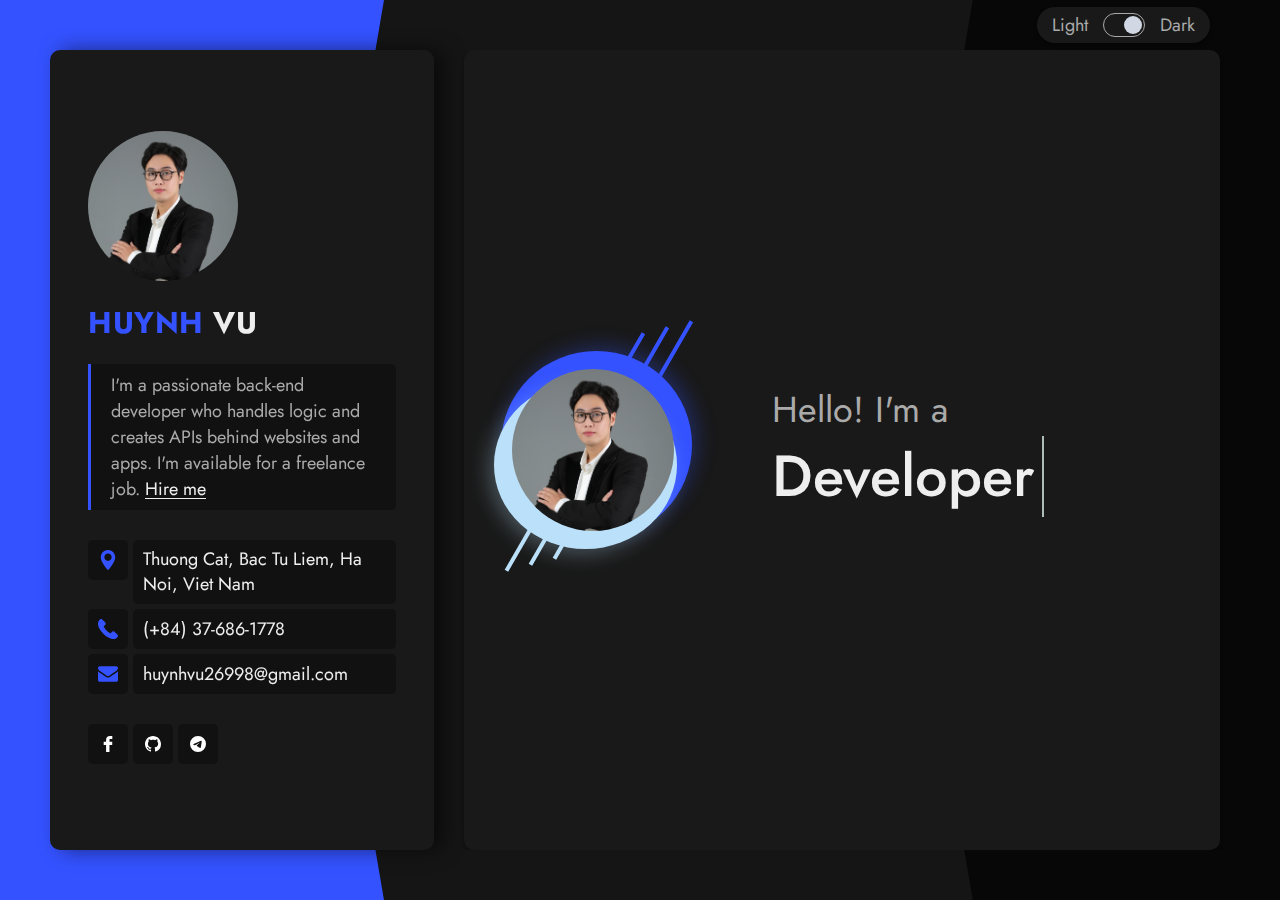
<file: index.html>
<!DOCTYPE html>
<!--[if lt IE 7 ]><html class="ie ie6" lang="en"> <![endif]-->
<!--[if IE 7 ]><html class="ie ie7" lang="en"> <![endif]-->
<!--[if IE 8 ]><html class="ie ie8" lang="en"> <![endif]-->
<!--[if (gte IE 9)|!(IE)]><!--><html lang="en"> <!--<![endif]-->
  

<head>

<meta http-equiv="Content-Type" content="text/html; charset=utf-8" />

<meta name="description" content="Portfolio">
<meta name="author" content="Huynh Vu">

<meta name="viewport" content="width=device-width, initial-scale=1, maximum-scale=1">

<title>Huynh Vu - Backend Developer</title>
<link rel="icon" href="img/favicon/logo-face.png" />

<!-- Google Fonts -->
<link rel="preconnect" href="https://fonts.googleapis.com/" />
<link rel="preconnect" href="https://fonts.gstatic.com/" crossorigin />
<link href="https://fonts.googleapis.com/css2?family=Jost:ital,wght@0,100;0,200;0,300;0,400;0,500;0,600;0,700;0,800;0,900;1,100;1,200;1,300;1,400;1,500;1,600;1,700;1,800;1,900&amp;display=swap" rel="stylesheet" />
<!-- /Google Fonts -->

<!-- Styles -->
<link type="text/css" rel="stylesheet" href="css/base7dd3.css?ver=4" />
<link type="text/css" rel="stylesheet" href="css/magnific7dd3.css?ver=4" />
<link type="text/css" rel="stylesheet" href="css/animated-headlines7dd3.css?ver=4" />
<link type="text/css" rel="stylesheet" href="css/style7dd3.css?ver=4" />
<!--[if lt IE 9]> <script type="text/javascript" src="js/modernizr.custom.js"></script> <![endif]-->
<!-- /Styles -->

</head>

<body>

<div class="deebo_fn_main">
			
			
	<!-- Light/Dark Switcher -->
	<div class="deebo_fn_switcher_wrap">
		<label>
			<span class="light">Light</span>
				<span class="checkbox_wrap">
					<input type="checkbox" id="skin_switcher" checked>
					<span class="slider round"></span>
				</span>
			<span class="dark">Dark</span>
		</label>
	</div>
	<!-- /Light/Dark Switcher -->
	
	
	<!-- Overlay -->
	<div class="right_bar_overlay"></div>
	<!--/ Overlay -->

	<!-- MODALBOX -->
	<div class="deebo_fn_modalbox">
		<a class="extra_closer" href="#"></a>
		<div class="box_inner">
			<a class="closer" href="#"><span></span></a>
			<div class="modal_content">

				<div class="modal_in">
					<!-- Content comes from JS -->
				</div>

				<div class="fn__nav" data-from="" data-index="">
					<a href="#" class="prev">
						<span class="text">Prev</span>
						<span class="arrow_wrapper"><span class="arrow"></span></span>
					</a>
					<a href="#" class="next">
						<span class="text">Next</span>
						<span class="arrow_wrapper"><span class="arrow"></span></span>
					</a>
				</div>
			</div>
		</div>
	</div>
	<!-- /MODALBOX --> 

	<!-- Overlay -->
	<div class="right_bar_overlay"></div>
	<!--/ Overlay -->

	<!-- MODALBOX -->
	<div class="deebo_fn_modalbox">
		<a class="extra_closer" href="#"></a>
		<div class="box_inner">
			<a class="closer" href="#"><span></span></a>
			<div class="modal_content">

				<div class="modal_in">
					<!-- Content comes from JS -->
				</div>

				<div class="fn__nav" data-from="" data-index="">
					<a href="#" class="prev">
						<span class="text">Prev</span>
						<span class="arrow_wrapper"><span class="arrow"></span></span>
					</a>
					<a href="#" class="next">
						<span class="text">Next</span>
						<span class="arrow_wrapper"><span class="arrow"></span></span>
					</a>
				</div>
			</div>
		</div>
	</div>
	<!-- /MODALBOX --> 

	<!-- Modal CV Card -->
	<div class="deebo_fn_cv">

		<!-- CV Inner -->
		<div class="deebo_fn__cv">

			<!-- CV Background -->
			<div class="cv__bg"></div>
			<div class="cv__bg2"></div>
			<!-- /CV Background -->

			<!-- CV Left Side -->
			<div class="cv__header">
				<div class="in">
					<div class="avatar">
						<img src="img/favicon/avatar.jpg" alt="">
					</div>
					<h3><span>Huynh</span> Vu</h3>
					<p class="quote">I'm a passionate back-end developer who handles logic and creates APIs behind websites and apps. I'm available for a freelance job. 
						<a href="https://www.topcv.vn/xem-cv/Uw4EAltRBgNUBQIEVwxSBgYEDl5XXVUBXQZQAg34b3" class="anchor">Hire me</a>
					</p>
					<ul class="contact_info">
						<li>
							<span class="icon"><img src="svg/location.svg" alt="" class="fn__svg"></span>
							<p>Thuong Cat, Bac Tu Liem, Ha Noi, Viet Nam</p>
						</li>
						<li>
							<span class="icon"><img src="svg/call.svg" alt="" class="fn__svg"></span>
							<p>(+84) 37-686-1778</p>
						</li>
						<li>
							<span class="icon"><img src="svg/message.svg" alt="" class="fn__svg"></span>
							<p>huynhvu26998@gmail.com</p>
						</li>
					</ul>
					<ul class="social">
						<!-- <li>
							<a href="#" target="_blank" title="twitter.com">
								<img class="fn__svg" src="svg/twitter.svg" alt="twitter.com" />
							</a>
						</li> -->
						<li>
							<a href="https://www.facebook.com/vuhuynh99" target="_blank" title="facebook.com">
								<img class="fn__svg" src="svg/facebook-logo.svg" alt="facebook.com" />
							</a>
						</li>
						<li>
							<a href="https://github.com/VuHuuHuynh" target="_blank" title="github.com">
								<img class="fn__svg" src="svg/github.svg" alt="github.com" />
							</a>
						</li>
						<li>
							<a href="https://t.me/hyun139" target="_blank" title="telegram.com">
								<img class="fn__svg" src="svg/telegram.svg" alt="telegram.com" />
							</a>
						</li>
						<!-- <li>
							<a href="#" target="_blank" title="youtube.com">
								<img class="fn__svg" src="svg/youtube.svg" alt="youtube.com" />
							</a>
						</li> -->
					</ul>
				</div>
			</div>
			<!-- /CV Left Side -->

			<!-- /CV Content Side -->
			<div class="cv__content">
				
				<section id="hero-header" class="section_header">
					<div class="content">
						<div class="left_hero_header">
							<div class="circle">
								<div class="bg_img" data-bg-img="img/favicon/avatar.jpg"></div>
								<img src="img/thumb/square.jpg" alt="" />
								<div class="circle_holder_blue"><span></span></div>
								<div class="circle_holder_orange"><span></span></div>
								<div class="lines">
									<span></span>
									<span></span>
									<span></span>
								</div>
							</div>
						</div>
						<div class="right_hero_header">
							<div class="my_self">
								<h4>Hello! I'm a</h4>
								<h2>
									<!-- It is animation title. You can change animation variation by changing extra class to one of next classes: zoom, rotate-1, letters type, letters rotate-2, loading-bar, slide, clip, letters rotate-3, letters scale, push. cd-headline class can not be removed.  -->
									<span class="cd-headline clip">
										<span class="cd-words-wrapper">
										  <b class="is-visible">Developer</b>
										  <b>Freelancer</b>
										</span>
									</span>
								</h2>
							</div>
						</div>
					</div>
				</section>


				<!-- CV: Biography Section -->
				<section id="cv_biography">
					<div class="section_title">
						<h3>Biography</h3>
					</div>
					<p>I'm a Back-end Developer and Freelancer with over 3 years of experience. I'm from Ha Noi, Viet Nam. Currently, I'm working with Blockchain, crawling data and processing logic to build products on Blockchain network platform. I like work with new people. New people are new experiences.</p>
					<div class="fn_cs_info_items">
						<ul>
							<li><p>Name: <span>Huynh Vu</span></p></li>
							<li><p>Birthday: <span>September 26, 1999</span></p></li>
							<li><p>Languages: <span>Vietnamese, English</span></p></li>
							<li><p>Age: <span>23 Years</span></p></li>
							<li><p>Nationality: <span>Vietnam</span></p></li>
							<li><p>Adress: <span>Ha Noi, Viet Nam</span></p></li>
							<li><p>Telegram: <span><a href="https://t.me/hyun139">Jam Pie</a></span></p></li>
							<li><p>Phone: <span><a href="tel:+84376861778">(+84) 37 686 1778</a></span></p></li>
							<!-- <li><p>Skype: <span>Adam.M</span></p></li> -->
							<li><p>Email: <span><a href="mailto:huynhvu26998@gmail.com">huynhvu26998@gmail.com</a></span></p></li>
						</ul>
					</div>
				</section>
				<!-- /CV: Biography Section -->


				<!-- CV: Education Section -->
				<!-- <section id="cv_education">
					<div class="section_title">
						<h3>Education</h3>
					</div>
					<div class="fn_cs_boxed_list">
						<ul>
							<li>
								<div class="item">
									<div class="item_top">
										<h5>Frenify University</h5>
										<span>( 2014 — 2017 )</span>
									</div>
									<h3>Computer Science</h3>
									<p>Adipisicing Lorem ipsum dolor sit amet, consectetur elit, sed do eiusmod tempor incididunt ut labore et dolore magna aliqua. </p>
								</div>
							</li>
							<li>
								<div class="item">
									<div class="item_top">
										<h5>Edu University</h5>
										<span>( 2011 — 2014 )</span>
									</div>
									<h3>Master Degree</h3>
									<p>Adipisicing Lorem ipsum dolor sit amet, consectetur elit, sed do eiusmod tempor incididunt ut labore et dolore magna aliqua. </p>
								</div>
							</li>
							<li>
								<div class="item">
									<div class="item_top">
										<h5>Clolumbia College</h5>
										<span>( 2007 — 2011 )</span>
									</div>
									<h3>Bachelor Degree</h3>
									<p>Adipisicing Lorem ipsum dolor sit amet, consectetur elit, sed do eiusmod tempor incididunt ut labore et dolore magna aliqua. </p>
								</div>
							</li>
						</ul>
					</div>
				</section> -->
				<!-- /CV: Education Section -->


				<!-- CV: Experience Section -->
				<section id="cv_experience">
					<div class="section_title">
						<h3>Experience</h3>
					</div>
					<div class="fn_cs_boxed_list">
						<ul>
							<li>
								<div class="item">
									<div class="item_top">
										<h5>Sotatek JSC</h5>
										<span>( 05/2022 — Today )</span>
									</div>
									<h3>Back-end Developer</h3>
									<p>Building and creating projects with blockchain technology. Processing and crawling data from the blockchain network is the main duty.</p>
								</div>
							</li>
							<li>
								<div class="item">
									<div class="item_top">
										<h5>AMELA Technology</h5>
										<span>( 07/2021 — 05/2022 )</span>
									</div>
									<h3>Back-end Developer</h3>
									<p>Developing and building Web Application projects. Working primarily with Japanese clients</p>
								</div>
							</li>
							<li>
								<div class="item">
									<div class="item_top">
										<h5>AgileTech Vietnam</h5>
										<span>( 07/2020 — 07/2021 )</span>
									</div>
									<h3>Back-end Developer</h3>
									<p>Developing and building projects related to Travel, Shopping and Social. Working primarily with EU, NA, Australia clients</p>
								</div>
							</li>
							<li>
								<div class="item">
									<div class="item_top">
										<h5>Student Informatic Club </h5>
										<span>( 01/2019 — 01/2011 )</span>
									</div>
									<h3>Vice Chairman</h3>
									<p>Manage, coordinate and conduct events for the University Club. </p>
								</div>
							</li>
						</ul>
					</div>
				</section>
				<!-- /CV: Experience Section -->


				<!-- CV: Skills Section -->
				<section id="cv_skills">
					<div class="section_title">
						<h3>Professionality</h3>
					</div>
					<div class="fn_cs_progress_bar">
						<div class="progress_item" data-value="90">
							<div class="item_in">
								<h3 class="progress_title">Back-end</h3>
								<span class="progress_percent"></span>
								<div class="progress_bg"></div>
							</div>
							<p class="progress_description"><span class="progress_description_title">Description: </span> Currently working with NodeJS/NestJS, MySQL, PostgreSQL for API development.</p>
						</div>

						<div class="progress_item" data-value="80">
							<div class="item_in">
								<h3 class="progress_title">Blockchain</h3>
								<span class="progress_percent"></span>
								<div class="progress_bg"></div>
							</div>
							<p class="progress_description"><span class="progress_description_title">Description: </span>I have experience working with Smart Contract of Etherium, Solana. Currently, I'm crawling data from Blockchain Networks by Subgraph,...</p>
						</div>

						<div class="progress_item" data-value="70">
							<div class="item_in">
								<h3 class="progress_title">DevOps</h3>
								<span class="progress_percent"></span>
								<div class="progress_bg"></div>
							</div>
							<p class="progress_description"><span class="progress_description_title">Description: </span>I can use Docker, Github Action and Gitlab CI to setup environment, build & deploy project.</p>
						</div>

						<div class="progress_item" data-value="75">
							<div class="item_in">
								<h3 class="progress_title">Others (AWS, Socket, Firebase, Stripe,...)</h3>
								<span class="progress_percent"></span>
								<div class="progress_bg"></div>
							</div>
							<p class="progress_description"><span class="progress_description_title">Description: </span>	I have experience working with AWS, Socket, Firebase, Stripe,...</p>
						</div>

					</div>
				</section>
				<!-- /CV: Skills Section -->


				<!-- CV: Services Section -->
				<!-- <section id="cv_services">
					<div class="section_title">
						<h3>Services</h3>
					</div>
					<p>I help ambitious businesses like yours generate more profits by building awareness, driving web traffic, connecting with customers and growing overall sales.</p>
					<div class="fn_cs_service_list">
						<ul>
							<li>
								<div class="item">
									<div class="item_left">
										<h3>Websites &amp; platforms</h3>
										<p>I build brands through cultural insights &amp; strategic vision. Custom crafted business solutions.</p>
									</div>
									<div class="item_right">
										<p>Starts from</p>
										<h3>$500</h3>
									</div>
								</div>
							</li>
							<li>
								<div class="item">
									<div class="item_left">
										<h3>Mobile applications</h3>
										<p>Custom marketing solutions. Get your business on the next level. We provide worldwide marketing.</p>
									</div>
									<div class="item_right">
										<p>Starts from</p>
										<h3>$450</h3>
									</div>
								</div>
							</li>
							<li>
								<div class="item">
									<div class="item_left">
										<h3>Strategy &amp; branding</h3>
										<p>Design direction for business. Get your business on the next level. We help to create great experiences.</p>
									</div>
									<div class="item_right">
										<p>Starts from</p>
										<h3>$500</h3>
									</div>
								</div>
							</li>
							<li>
								<div class="item">
									<div class="item_left">
										<h3>Design conspect</h3>
										<p>Design direction for business. Get your business on the next level. We help to create great experiences.</p>
									</div>
									<div class="item_right">
										<p>Starts from</p>
										<h3>$450</h3>
									</div>
								</div>
							</li>
						</ul>
					</div>
				</section> -->
				<!-- /CV: Services Section -->
				
				
				<!-- CV: Portfolio Section-->
				<!-- <section id="cv_portfolio"> -->
					<!-- <div class="section_title">
						<h3>Portfolio</h3>
					</div> -->
					
					<!-- Portfolio Shortcode -->
					<!-- <div class="fn_cs_portfolio"> -->
					
						<!-- Portfolio Filter -->
						<!-- <div class="portfolio_filter">
							<ul>
								<li><a href="#" class="current" data-filter="*">All</a></li>
								<li><a href="#" data-filter=".youtube">Youtube</a></li>
								<li><a href="#" data-filter=".vimeo">Vimeo</a></li>
								<li><a href="#" data-filter=".soundcloud">Soundcloud</a></li>
								<li><a href="#" data-filter=".popup">Popup</a></li>
							</ul>
						</div> -->
						<!-- /Portfolio Filter -->
						
						
						<!-- Portfolio List -->
						<!-- <div class="portfolio_list">
							<ul class="gallery_zoom grid">
								<li class="youtube grid-item">
									<div class="inner">
										<div class="entry">
											<a class="popup-youtube" href="https://www.youtube.com/watch?v=7e90gBu4pas">
												<img src="img/thumb/42-56.jpg" alt="" />
												<div class="main" data-bg-img="img/portfolio/1.jpg"></div>
												<div class="mobile_title">
													<h3>Mockup Shape</h3>
													<span>Youtube</span>
												</div>
											</a>
										</div>
									</div>
								</li>
								<li class="vimeo grid-item">
									<div class="inner">
										<div class="entry">
											<a class="popup-vimeo" href="https://vimeo.com/337293658">
												<img src="img/thumb/42-34.jpg" alt="" />
												<div class="main" data-bg-img="img/portfolio/2.jpg"></div>
												<div class="mobile_title">
													<h3>Ave Bottle</h3>
													<span>Vimeo</span>
												</div>
											</a>
										</div>
									</div>
								</li>
								<li class="soundcloud grid-item">
									<div class="inner">
										<div class="entry">
											<a class="soundcloude_link mfp-iframe audio" href="https://w.soundcloud.com/player/?url=https%3A//api.soundcloud.com/tracks/471954807&amp;color=%23ff5500&amp;auto_play=true&amp;hide_related=false&amp;show_comments=true&amp;show_user=true&amp;show_reposts=false&amp;show_teaser=true&amp;visual=true">
												<img src="img/thumb/42-56.jpg" alt="" />
												<div class="main" data-bg-img="img/portfolio/3.jpg"></div>
												<div class="mobile_title">
													<h3>Magic Art</h3>
													<span>Soundcloud</span>
												</div>
											</a>
										</div>
									</div>
								</li>
								<li class="popup grid-item">
									<div class="inner">
										<div class="entry">
											<a class="zoom" href="img/portfolio/5.jpg">
												<img src="img/thumb/42-56.jpg" alt="" />
												<div class="main" data-bg-img="img/portfolio/5.jpg"></div>
												<div class="mobile_title">
													<h3>Blue Lemon</h3>
													<span>Popup</span>
												</div>
											</a>
										</div>
									</div>
								</li>
								<li class="popup grid-item">
									<div class="inner">
										<div class="entry">
											<a class="zoom" href="img/portfolio/4.jpg">
												<img src="img/thumb/42-34.jpg" alt="" />
												<div class="main" data-bg-img="img/portfolio/4.jpg"></div>
												<div class="mobile_title">
													<h3>Art Stone</h3>
													<span>Popup</span>
												</div>
											</a>
										</div>
									</div>
								</li>
								<li class="popup grid-item">
									<div class="inner">
										<div class="entry">
											<a class="zoom" href="img/portfolio/6.jpg">
												<img src="img/thumb/42-34.jpg" alt="" />
												<div class="main" data-bg-img="img/portfolio/6.jpg"></div>
												<div class="mobile_title">
													<h3>Global Evolution</h3>
													<span>Popup</span>
												</div>
											</a>
										</div>
									</div>
								</li>
							</ul>
						</div> -->
						<!-- /Portfolio List -->
						
					<!-- </div> -->
					<!-- /Portfolio Shortcode -->
					
				<!-- </section> -->
				<!-- /CV: Portfolio Section-->

				<!-- CV: Testimonials -->
				<section id="cv_testimonials">
					<div class="section_title">
						<h3>References</h3>
					</div>
					<!-- <p>A testimonial is effectively a review or recommendation from a client, letting other people know how your products or services benefitted them. We respect each client and help everyone with all our might.</p> -->

					<div class="fn_cs_testimonials">
						<ul>
							<li>
								<div class="item">
									<div class="item_left">
										<p>Division Leader of Division 4 at Sotatek JSC</p>
										<p>Email: thanh.du@sotatek.com</p>
									</div>
									<div class="item_right">
										<div class="t_ava">
											<div class="ava_in" data-bg-img="img/testimonials/1.jpg"></div>
										</div>
										<div class="t_name">
											<p>Mr. Bryan Du</p>
										</div>
										<div class="t_rating" data-stars="5">
											<div class="rating_in">
												<div class="rating_active"><img src="svg/five-stars.svg" alt="" class="fn__svg"></div>
												<div class="rating_regular"><img src="svg/five-stars.svg" alt="" class="fn__svg"></div>
											</div>
										</div>
									</div>
								</div>
							</li>
							<li>
								<div class="item">
									<div class="item_left">
										<p>Division Leader of Division Bonne at Amela Technology</p>
										<p>Email: tam.nguyen@amela.vn</p>
									</div>
									<div class="item_right">
										<div class="t_ava">
											<div class="ava_in" data-bg-img="img/testimonials/2.jpg"></div>
										</div>
										<div class="t_name">
											<p>Mr. Tam Nguyen</p>
										</div>
										<div class="t_rating" data-stars="5">
											<div class="rating_in">
												<div class="rating_active"><img src="svg/five-stars.svg" alt="" class="fn__svg"></div>
												<div class="rating_regular"><img src="svg/five-stars.svg" alt="" class="fn__svg"></div>
											</div>
										</div>
									</div>
								</div>
							</li>
						</ul>
					</div>


				</section>
				<!-- /CV: Testimonials -->
				
				
				<!-- CV: Clients Section -->
				<!-- <section id="clients" class="section_clients">
					<div class="section_title">
						<h3>Clients</h3>
					</div>
					<div class="clients_wrapper">
						<ul>
							<li>
								<a href="#">
									<img src="img/clients/1.png" alt="colorlib" />
								</a>
							</li>
							<li>
								<a href="#">
									<img src="img/clients/2.png" alt="envato" />
								</a>
							</li>
							<li>
								<a href="#">
									<img src="img/clients/3.png" alt="pingdom" />
								</a>
							</li>
							<li>
								<a href="#">
									<img src="img/clients/4.png" alt="magento" />
								</a>
							</li>
							<li>
								<a href="#">
									<img src="img/clients/5.png" alt="woocommerce" />
								</a>
							</li>
							<li>
								<a href="#">
									<img src="img/clients/6.png" alt="larevel" />
								</a>
							</li>
							<li>
								<a href="#">
									<img src="img/clients/7.png" alt="angular" />
								</a>
							</li>
							<li>
								<a href="#">
									<img src="img/clients/8.png" alt="google" /> 
								</a>
							</li>
						</ul>
					</div>
				</section> -->
				<!-- /CV: Clients Section -->
				
				
				<!-- CV: News Section -->
				<!-- <section id="tips" class="section_tips">
					<div class="section_title">
						<h3>Latest Articles</h3>
					</div>

					<div class="tips_content">
						<ul class="modal_items" data-from="blog" data-count="5">
							<li>
								<div class="item modal_item" data-index="1">
									<div class="item_left">
										<p>November 18, 2021</p>
										<h5><a href="#">Emotional Slider Animation in After Effects</a></h5>
										<a href="#" class="read_more">Read More</a>
										<div class="fn__hidden">
											<p class="fn__cat">November 18, 2021</p>
											<h3 class="fn__title">Emotional Slider Animation in After Effects</h3>
											<div class="img_holder">
												<img src="img/thumb/square.jpg" alt="">
												<div class="abs_img" data-bg-img="img/blog/1.jpg"></div>
											</div>
											<p class="fn__desc">Sed ornare tellus a odio bibendum, at tristique sapien malesuada. Proin sagittis maximus accumsan. Class aptent taciti sociosqu ad litora torquent per conubia nostra, per inceptos himenaeos. Lorem ipsum dolor sit amet, consectetur adipiscing elit. Quisque gravida quam sit amet elit varius tempor. Pellentesque purus eros, blandit eu mollis vel, commodo eget orci.</p>
											<p class="fn__desc">Quisque dui metus, eleifend at enim ac, imperdiet sagittis dolor. Vestibulum ipsum quam, feugiat non velit sit amet, pulvinar varius nisl. Mauris tristique, ipsum sit amet lacinia congue, mauris magna tempus nibh, in mollis eros enim a tortor. Morbi enim arcu, tristique vitae mi nec, hendrerit pharetra metus. Phasellus id feugiat purus. In vel elit eu lacus ultrices feugiat. Etiam at aliquet mi. Nunc sit amet libero sit amet lectus pellentesque sagittis. Curabitur blandit ante quis erat dapibus viverra.</p>
											<p class="fn__desc">Sed porttitor augue erat, vitae convallis odio viverra id. In nec finibus elit. Nullam ac sodales nunc, vel sagittis elit. Ut condimentum ex ipsum, eu ornare odio aliquam eu. Ut iaculis eros quam, eu bibendum tellus convallis quis. Donec sapien risus, consequat ut magna nec, interdum porta nisl. Vivamus pulvinar hendrerit finibus.</p>
										</div>
									</div>
									<div class="item_right">
										<div class="abs_img" data-bg-img="img/blog/1.jpg"></div>
									</div>
								</div>
							</li>
							<li>
								<div class="item modal_item" data-index="2">
									<div class="item_left">
										<p>September 15, 2021</p>
										<h5><a href="#">Principle Tutorial &amp; Onboarding Flow Animation</a></h5>
										<a href="#" class="read_more">Read More</a>
										<div class="fn__hidden">
											<p class="fn__cat">September 15, 2021</p>
											<h3 class="fn__title">Principle Tutorial &amp; Onboarding Flow Animation</h3>
											<div class="img_holder">
												<img src="img/thumb/square.jpg" alt="">
												<div class="abs_img" data-bg-img="img/blog/2.jpg"></div>
											</div>
											<p class="fn__desc">Sed ornare tellus a odio bibendum, at tristique sapien malesuada. Proin sagittis maximus accumsan. Class aptent taciti sociosqu ad litora torquent per conubia nostra, per inceptos himenaeos. Lorem ipsum dolor sit amet, consectetur adipiscing elit. Quisque gravida quam sit amet elit varius tempor. Pellentesque purus eros, blandit eu mollis vel, commodo eget orci.</p>
											<p class="fn__desc">Quisque dui metus, eleifend at enim ac, imperdiet sagittis dolor. Vestibulum ipsum quam, feugiat non velit sit amet, pulvinar varius nisl. Mauris tristique, ipsum sit amet lacinia congue, mauris magna tempus nibh, in mollis eros enim a tortor. Morbi enim arcu, tristique vitae mi nec, hendrerit pharetra metus. Phasellus id feugiat purus. In vel elit eu lacus ultrices feugiat. Etiam at aliquet mi. Nunc sit amet libero sit amet lectus pellentesque sagittis. Curabitur blandit ante quis erat dapibus viverra.</p>
											<p class="fn__desc">Sed porttitor augue erat, vitae convallis odio viverra id. In nec finibus elit. Nullam ac sodales nunc, vel sagittis elit. Ut condimentum ex ipsum, eu ornare odio aliquam eu. Ut iaculis eros quam, eu bibendum tellus convallis quis. Donec sapien risus, consequat ut magna nec, interdum porta nisl. Vivamus pulvinar hendrerit finibus.</p>
										</div>
									</div>
									<div class="item_right">
										<div class="abs_img" data-bg-img="img/blog/2.jpg"></div>
									</div>
								</div>
							</li>
							<li>
								<div class="item modal_item" data-index="3">
									<div class="item_left">
										<p>September 03, 2021</p>
										<h5><a href="#">Ordering Ballooon Bouquets UI Design and Animation</a></h5>
										<a href="#" class="read_more">Read More</a>
										<div class="fn__hidden">
											<p class="fn__cat">September 03, 2021</p>
											<h3 class="fn__title">Ordering Ballooon Bouquets UI Design and Animation</h3>
											<div class="img_holder">
												<img src="img/thumb/square.jpg" alt="">
												<div class="abs_img" data-bg-img="img/blog/3.jpg"></div>
											</div>
											<p class="fn__desc">Sed ornare tellus a odio bibendum, at tristique sapien malesuada. Proin sagittis maximus accumsan. Class aptent taciti sociosqu ad litora torquent per conubia nostra, per inceptos himenaeos. Lorem ipsum dolor sit amet, consectetur adipiscing elit. Quisque gravida quam sit amet elit varius tempor. Pellentesque purus eros, blandit eu mollis vel, commodo eget orci.</p>
											<p class="fn__desc">Quisque dui metus, eleifend at enim ac, imperdiet sagittis dolor. Vestibulum ipsum quam, feugiat non velit sit amet, pulvinar varius nisl. Mauris tristique, ipsum sit amet lacinia congue, mauris magna tempus nibh, in mollis eros enim a tortor. Morbi enim arcu, tristique vitae mi nec, hendrerit pharetra metus. Phasellus id feugiat purus. In vel elit eu lacus ultrices feugiat. Etiam at aliquet mi. Nunc sit amet libero sit amet lectus pellentesque sagittis. Curabitur blandit ante quis erat dapibus viverra.</p>
											<p class="fn__desc">Sed porttitor augue erat, vitae convallis odio viverra id. In nec finibus elit. Nullam ac sodales nunc, vel sagittis elit. Ut condimentum ex ipsum, eu ornare odio aliquam eu. Ut iaculis eros quam, eu bibendum tellus convallis quis. Donec sapien risus, consequat ut magna nec, interdum porta nisl. Vivamus pulvinar hendrerit finibus.</p>
										</div>
									</div>
									<div class="item_right">
										<div class="abs_img" data-bg-img="img/blog/3.jpg"></div>
									</div>
								</div>
							</li>
							<li class="be_animated">
								<div class="item modal_item" data-index="4">
									<div class="item_left">
										<p>August 20, 2021</p>
										<h5><a href="#">How to Prepare Your Design Portfolio</a></h5>
										<a href="#" class="read_more">Read More</a>
										<div class="fn__hidden">
											<p class="fn__cat">August 20, 2021</p>
											<h3 class="fn__title">How to Prepare Your Design Portfolio</h3>
											<div class="img_holder">
												<img src="img/thumb/square.jpg" alt="">
												<div class="abs_img" data-bg-img="img/blog/4.jpg"></div>
											</div>
											<p class="fn__desc">Sed ornare tellus a odio bibendum, at tristique sapien malesuada. Proin sagittis maximus accumsan. Class aptent taciti sociosqu ad litora torquent per conubia nostra, per inceptos himenaeos. Lorem ipsum dolor sit amet, consectetur adipiscing elit. Quisque gravida quam sit amet elit varius tempor. Pellentesque purus eros, blandit eu mollis vel, commodo eget orci.</p>
											<p class="fn__desc">Quisque dui metus, eleifend at enim ac, imperdiet sagittis dolor. Vestibulum ipsum quam, feugiat non velit sit amet, pulvinar varius nisl. Mauris tristique, ipsum sit amet lacinia congue, mauris magna tempus nibh, in mollis eros enim a tortor. Morbi enim arcu, tristique vitae mi nec, hendrerit pharetra metus. Phasellus id feugiat purus. In vel elit eu lacus ultrices feugiat. Etiam at aliquet mi. Nunc sit amet libero sit amet lectus pellentesque sagittis. Curabitur blandit ante quis erat dapibus viverra.</p>
											<p class="fn__desc">Sed porttitor augue erat, vitae convallis odio viverra id. In nec finibus elit. Nullam ac sodales nunc, vel sagittis elit. Ut condimentum ex ipsum, eu ornare odio aliquam eu. Ut iaculis eros quam, eu bibendum tellus convallis quis. Donec sapien risus, consequat ut magna nec, interdum porta nisl. Vivamus pulvinar hendrerit finibus.</p>
										</div>
									</div>
									<div class="item_right">
										<div class="abs_img" data-bg-img="img/blog/4.jpg"></div>
									</div>
								</div>
							</li>
							<li class="be_animated">
								<div class="item modal_item" data-index="5">
									<div class="item_left">
										<p>July 11, 2021</p>
										<h5><a href="#">Lottie Animation &amp; After Effects Tutorial</a></h5>
										<a href="#" class="read_more">Read More</a>
										<div class="fn__hidden">
											<p class="fn__cat">July 11, 2021</p>
											<h3 class="fn__title">Lottie Animation &amp; After Effects Tutorial</h3>
											<div class="img_holder">
												<img src="img/thumb/square.jpg" alt="">
												<div class="abs_img" data-bg-img="img/blog/5.jpg"></div>
											</div>
											<p class="fn__desc">Sed ornare tellus a odio bibendum, at tristique sapien malesuada. Proin sagittis maximus accumsan. Class aptent taciti sociosqu ad litora torquent per conubia nostra, per inceptos himenaeos. Lorem ipsum dolor sit amet, consectetur adipiscing elit. Quisque gravida quam sit amet elit varius tempor. Pellentesque purus eros, blandit eu mollis vel, commodo eget orci.</p>
											<p class="fn__desc">Quisque dui metus, eleifend at enim ac, imperdiet sagittis dolor. Vestibulum ipsum quam, feugiat non velit sit amet, pulvinar varius nisl. Mauris tristique, ipsum sit amet lacinia congue, mauris magna tempus nibh, in mollis eros enim a tortor. Morbi enim arcu, tristique vitae mi nec, hendrerit pharetra metus. Phasellus id feugiat purus. In vel elit eu lacus ultrices feugiat. Etiam at aliquet mi. Nunc sit amet libero sit amet lectus pellentesque sagittis. Curabitur blandit ante quis erat dapibus viverra.</p>
											<p class="fn__desc">Sed porttitor augue erat, vitae convallis odio viverra id. In nec finibus elit. Nullam ac sodales nunc, vel sagittis elit. Ut condimentum ex ipsum, eu ornare odio aliquam eu. Ut iaculis eros quam, eu bibendum tellus convallis quis. Donec sapien risus, consequat ut magna nec, interdum porta nisl. Vivamus pulvinar hendrerit finibus.</p>
										</div>
									</div>
									<div class="item_right">
										<div class="abs_img" data-bg-img="img/blog/5.jpg"></div>
									</div>
								</div>
							</li>
						</ul>
					</div>
					<div class="load_more">
						<a href="#" data-done="Done" data-no="No more articles found">
							<span class="text">Load More Articles</span>
							<span class="fn__pulse">
								<span></span>
								<span></span>
								<span></span>
							</span>
						</a>
					</div>
				</section> -->
				<!-- CV: News Section -->
				
				
				<section id="contact" class="section_contact">
					<div class="section_title">
						<h3>Contact Me</h3>
					</div>
					<form class="contact_form" name="contact-form" accept-charset="utf-8" action="https://formspree.io/f/xbjerzkr" method="post">
						<fieldset id="fs-frm-inputs">
							<div class="items">
								<div class="item half">
									<div class="input_wrapper">
										<input type="text" name="Name" id="full-name" placeholder="Name *" required="">
									</div>
								</div>
								<div class="item half">
									<div class="input_wrapper">
										<input type="email" name="Email" id="email-address" placeholder="Email *" required="">
									</div>
								</div>
								<div class="item">
									<div class="input_wrapper">
										<input type="telephone" name="Telephone" id="telephone" type="text" placeholder="Phone">
									</div>
								</div>
								<div class="item">
									<div class="input_wrapper">
										<textarea name="Message" id="message" placeholder="Message" required=""></textarea>
									</div>
								</div>
							</div>
						  	<input type="hidden" name="_subject" id="email-subject" value="Contact From Portfolio Website">
						</fieldset>
						<input type="submit" value="Send message">
					</form>
				</section>


			</div>
			<!-- /CV Content Side -->

		</div>
		<!-- CV Inner -->
	</div>
	<!-- /Modal CV Card -->

	

</div>

<!-- Scripts -->
<script type="text/javascript" src="js/jquery7dd3.js?ver=4"></script>
<script type="text/javascript" src="js/isotope.js"></script>
<script type="text/javascript" src="js/magnific.js"></script>
<script type="text/javascript" src="js/animated-headlines7dd3.js?ver=4"></script>
<script type="text/javascript" src="js/waypoints7dd3.js?ver=4"></script>
<!--[if lt IE 10]> <script type="text/javascript" src="js/ie8.js"></script> <![endif]-->
<script type="text/javascript" src="js/init7dd3.js?ver=4"></script>
<!-- /Scripts -->

</body>

<!-- Mirrored from frenify.net/envato/frenify/html/deeebo/2/index.html by HTTrack Website Copier/3.x [XR&CO'2014], Thu, 22 Dec 2022 08:02:32 GMT -->
</html>
</file>
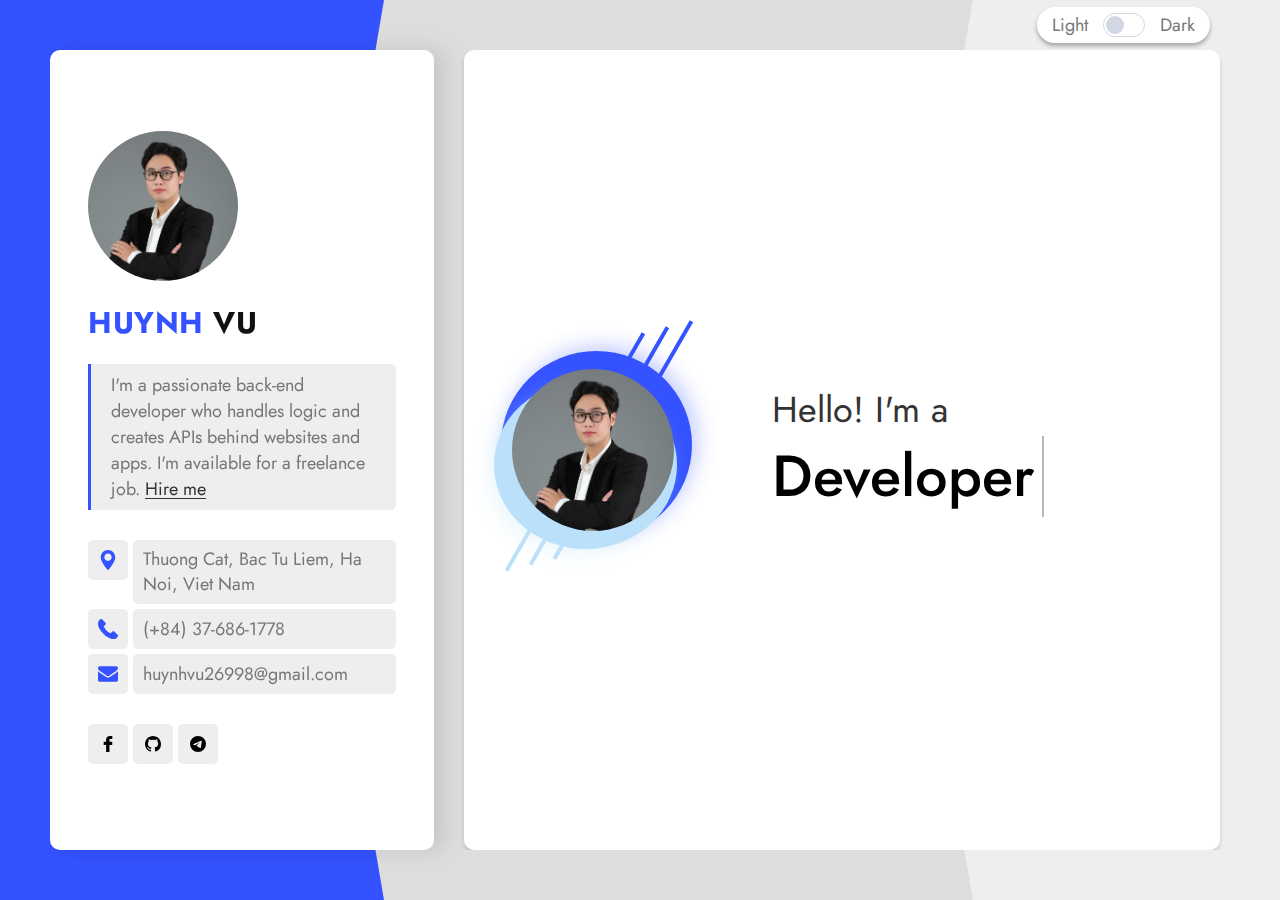
<file: index-light.html>
<!DOCTYPE html>
<!--[if lt IE 7 ]><html class="ie ie6" lang="en"> <![endif]-->
<!--[if IE 7 ]><html class="ie ie7" lang="en"> <![endif]-->
<!--[if IE 8 ]><html class="ie ie8" lang="en"> <![endif]-->
<!--[if (gte IE 9)|!(IE)]><!--><html lang="en"> <!--<![endif]-->
  

<!-- Mirrored from frenify.net/envato/frenify/html/deeebo/2/index-light.html by HTTrack Website Copier/3.x [XR&CO'2014], Thu, 22 Dec 2022 08:02:13 GMT -->
<head>

<meta http-equiv="Content-Type" content="text/html; charset=utf-8" />

<meta name="description" content="Portfolio">
<meta name="author" content="Huynh Vu">

<meta name="viewport" content="width=device-width, initial-scale=1, maximum-scale=1">

<title>Huynh Vu - Backend Developer</title>
<link rel="icon" href="img/favicon/logo-face.png" />

<!-- Google Fonts -->
<link rel="preconnect" href="https://fonts.googleapis.com/" />
<link rel="preconnect" href="https://fonts.gstatic.com/" crossorigin />
<link href="https://fonts.googleapis.com/css2?family=Jost:ital,wght@0,100;0,200;0,300;0,400;0,500;0,600;0,700;0,800;0,900;1,100;1,200;1,300;1,400;1,500;1,600;1,700;1,800;1,900&amp;display=swap" rel="stylesheet" />
<!-- /Google Fonts -->

<!-- Styles -->
<link type="text/css" rel="stylesheet" href="css/base7dd3.css?ver=4" />
<link type="text/css" rel="stylesheet" href="css/magnific7dd3.css?ver=4" />
<link type="text/css" rel="stylesheet" href="css/animated-headlines7dd3.css?ver=4" />
<link type="text/css" rel="stylesheet" href="css/style7dd3.css?ver=4" />
<!--[if lt IE 9]> <script type="text/javascript" src="js/modernizr.custom.js"></script> <![endif]-->
<!-- /Styles -->

</head>

<body class="light">

<div class="deebo_fn_main">
	
	<!-- Light/Dark Switcher -->
	<div class="deebo_fn_switcher_wrap">
		<label>
			<span class="light">Light</span>
				<span class="checkbox_wrap">
					<input type="checkbox" id="skin_switcher">
					<span class="slider round"></span>
				</span>
			<span class="dark">Dark</span>
		</label>
	</div>
	<!-- /Light/Dark Switcher -->
	
	<!-- Overlay -->
	<div class="right_bar_overlay"></div>
	<!--/ Overlay -->

	<!-- MODALBOX -->
	<div class="deebo_fn_modalbox">
		<a class="extra_closer" href="#"></a>
		<div class="box_inner">
			<a class="closer" href="#"><span></span></a>
			<div class="modal_content">

				<div class="modal_in">
					<!-- Content comes from JS -->
				</div>

				<div class="fn__nav" data-from="" data-index="">
					<a href="#" class="prev">
						<span class="text">Prev</span>
						<span class="arrow_wrapper"><span class="arrow"></span></span>
					</a>
					<a href="#" class="next">
						<span class="text">Next</span>
						<span class="arrow_wrapper"><span class="arrow"></span></span>
					</a>
				</div>
			</div>
		</div>
	</div>
	<!-- /MODALBOX --> 

	<!-- Overlay -->
	<div class="right_bar_overlay"></div>
	<!--/ Overlay -->

	<!-- MODALBOX -->
	<div class="deebo_fn_modalbox">
		<a class="extra_closer" href="#"></a>
		<div class="box_inner">
			<a class="closer" href="#"><span></span></a>
			<div class="modal_content">

				<div class="modal_in">
					<!-- Content comes from JS -->
				</div>

				<div class="fn__nav" data-from="" data-index="">
					<a href="#" class="prev">
						<span class="text">Prev</span>
						<span class="arrow_wrapper"><span class="arrow"></span></span>
					</a>
					<a href="#" class="next">
						<span class="text">Next</span>
						<span class="arrow_wrapper"><span class="arrow"></span></span>
					</a>
				</div>
			</div>
		</div>
	</div>
	<!-- /MODALBOX --> 

	<!-- Modal CV Card -->
	<div class="deebo_fn_cv">

		<!-- CV Inner -->
		<div class="deebo_fn__cv">

			<!-- CV Background -->
			<div class="cv__bg"></div>
			<div class="cv__bg2"></div>
			<!-- /CV Background -->

			<!-- CV Left Side -->
			<div class="cv__header">
				<div class="in">
					<div class="avatar">
						<img src="img/favicon/avatar.jpg" alt="">
					</div>
					<h3><span>Huynh</span> Vu</h3>
					<p class="quote">I'm a passionate back-end developer who handles logic and creates APIs behind websites and apps. I'm available for a freelance job. 
						<a href="https://www.topcv.vn/xem-cv/Uw4EAltRBgNUBQIEVwxSBgYEDl5XXVUBXQZQAg34b3" class="anchor">Hire me</a>
					</p>
					<ul class="contact_info">
						<li>
							<span class="icon"><img src="svg/location.svg" alt="" class="fn__svg"></span>
							<p>Thuong Cat, Bac Tu Liem, Ha Noi, Viet Nam</p>
						</li>
						<li>
							<span class="icon"><img src="svg/call.svg" alt="" class="fn__svg"></span>
							<p>(+84) 37-686-1778</p>
						</li>
						<li>
							<span class="icon"><img src="svg/message.svg" alt="" class="fn__svg"></span>
							<p>huynhvu26998@gmail.com</p>
						</li>
					</ul>
					<ul class="social">
						<!-- <li>
							<a href="#" target="_blank" title="twitter.com">
								<img class="fn__svg" src="svg/twitter.svg" alt="twitter.com" />
							</a>
						</li> -->
						<li>
							<a href="https://www.facebook.com/vuhuynh99" target="_blank" title="facebook.com">
								<img class="fn__svg" src="svg/facebook-logo.svg" alt="facebook.com" />
							</a>
						</li>
						<li>
							<a href="https://github.com/VuHuuHuynh" target="_blank" title="github.com">
								<img class="fn__svg" src="svg/github.svg" alt="github.com" />
							</a>
						</li>
						<li>
							<a href="https://t.me/hyun139" target="_blank" title="telegram.com">
								<img class="fn__svg" src="svg/telegram.svg" alt="telegram.com" />
							</a>
						</li>
						<!-- <li>
							<a href="#" target="_blank" title="youtube.com">
								<img class="fn__svg" src="svg/youtube.svg" alt="youtube.com" />
							</a>
						</li> -->
					</ul>
				</div>
			</div>
			<!-- /CV Left Side -->

			<!-- /CV Content Side -->
			<div class="cv__content">
				
				<section id="hero-header" class="section_header">
					<div class="content">
						<div class="left_hero_header">
							<div class="circle">
								<div class="bg_img" data-bg-img="img/favicon/avatar.jpg"></div>
								<img src="img/thumb/square.jpg" alt="" />
								<div class="circle_holder_blue"><span></span></div>
								<div class="circle_holder_orange"><span></span></div>
								<div class="lines">
									<span></span>
									<span></span>
									<span></span>
								</div>
							</div>
						</div>
						<div class="right_hero_header">
							<div class="my_self">
								<h4>Hello! I'm a</h4>
								<h2>
									<!-- It is animation title. You can change animation variation by changing extra class to one of next classes: zoom, rotate-1, letters type, letters rotate-2, loading-bar, slide, clip, letters rotate-3, letters scale, push. cd-headline class can not be removed.  -->
									<span class="cd-headline clip">
										<span class="cd-words-wrapper">
											<b class="is-visible">Developer</b>
											<b>Freelancer</b>
										</span>
									</span>
								</h2>
							</div>
						</div>
					</div>
				</section>


				<!-- CV: Biography Section -->
				<section id="cv_biography">
					<div class="section_title">
						<h3>Biography</h3>
					</div>
					<p>I'm a Back-end Developer and Freelancer with over 3 years of experience. I'm from Ha Noi, Viet Nam. Currently, I'm working with Blockchain, crawling data and processing logic to build products on Blockchain network platform. I like work with new people. New people are new experiences.</p>
					<div class="fn_cs_info_items">
						<ul>
							<li><p>Name: <span>Huynh Vu</span></p></li>
							<li><p>Birthday: <span>September 26, 1999</span></p></li>
							<li><p>Languages: <span>Vietnamese, English</span></p></li>
							<li><p>Age: <span>23 Years</span></p></li>
							<li><p>Nationality: <span>Vietnam</span></p></li>
							<li><p>Adress: <span>Ha Noi, Viet Nam</span></p></li>
							<li><p>Telegram: <span><a href="https://t.me/hyun139">Jam Pie</a></span></p></li>
							<li><p>Phone: <span><a href="tel:+84376861778">(+84) 37 686 1778</a></span></p></li>
							<!-- <li><p>Skype: <span>Adam.M</span></p></li> -->
							<li><p>Email: <span><a href="mailto:huynhvu26998@gmail.com">huynhvu26998@gmail.com</a></span></p></li>
						</ul>
					</div>
				</section>
				<!-- /CV: Biography Section -->


				<!-- CV: Education Section -->
				<!-- <section id="cv_education">
					<div class="section_title">
						<h3>Education</h3>
					</div>
					<div class="fn_cs_boxed_list">
						<ul>
							<li>
								<div class="item">
									<div class="item_top">
										<h5>Frenify University</h5>
										<span>( 2014 — 2017 )</span>
									</div>
									<h3>Computer Science</h3>
									<p>Adipisicing Lorem ipsum dolor sit amet, consectetur elit, sed do eiusmod tempor incididunt ut labore et dolore magna aliqua. </p>
								</div>
							</li>
							<li>
								<div class="item">
									<div class="item_top">
										<h5>Edu University</h5>
										<span>( 2011 — 2014 )</span>
									</div>
									<h3>Master Degree</h3>
									<p>Adipisicing Lorem ipsum dolor sit amet, consectetur elit, sed do eiusmod tempor incididunt ut labore et dolore magna aliqua. </p>
								</div>
							</li>
							<li>
								<div class="item">
									<div class="item_top">
										<h5>Clolumbia College</h5>
										<span>( 2007 — 2011 )</span>
									</div>
									<h3>Bachelor Degree</h3>
									<p>Adipisicing Lorem ipsum dolor sit amet, consectetur elit, sed do eiusmod tempor incididunt ut labore et dolore magna aliqua. </p>
								</div>
							</li>
						</ul>
					</div>
				</section> -->
				<!-- /CV: Education Section -->


				<!-- CV: Experience Section -->
				<section id="cv_experience">
					<div class="section_title">
						<h3>Experience</h3>
					</div>
					<div class="fn_cs_boxed_list">
						<ul>
							<li>
								<div class="item">
									<div class="item_top">
										<h5>Sotatek JSC</h5>
										<span>( 05/2022 — Today )</span>
									</div>
									<h3>Back-end Developer</h3>
									<p>Building and creating projects with blockchain technology. Processing and crawling data from the blockchain network is the main duty.</p>
								</div>
							</li>
							<li>
								<div class="item">
									<div class="item_top">
										<h5>AMELA Technology</h5>
										<span>( 07/2021 — 05/2022 )</span>
									</div>
									<h3>Back-end Developer</h3>
									<p>Developing and building Web Application projects. Working primarily with Japanese clients</p>
								</div>
							</li>
							<li>
								<div class="item">
									<div class="item_top">
										<h5>AgileTech Vietnam</h5>
										<span>( 07/2020 — 07/2021 )</span>
									</div>
									<h3>Back-end Developer</h3>
									<p>Developing and building projects related to Travel, Shopping and Social. Working primarily with EU, NA, Australia clients</p>
								</div>
							</li>
							<li>
								<div class="item">
									<div class="item_top">
										<h5>Student Informatic Club </h5>
										<span>( 01/2019 — 01/2011 )</span>
									</div>
									<h3>Vice Chairman</h3>
									<p>Manage, coordinate and conduct events for the University Club. </p>
								</div>
							</li>
						</ul>
					</div>
				</section>
				<!-- /CV: Experience Section -->


				<!-- CV: Skills Section -->
				<section id="cv_skills">
					<div class="section_title">
						<h3>Professionality</h3>
					</div>
					<div class="fn_cs_progress_bar">
						<div class="progress_item" data-value="90">
							<div class="item_in">
								<h3 class="progress_title">Back-end</h3>
								<span class="progress_percent"></span>
								<div class="progress_bg"></div>
							</div>
							<p class="progress_description"><span class="progress_description_title">Description: </span> Currently working with NodeJS/NestJS, MySQL, PostgreSQL for API development.</p>
						</div>

						<div class="progress_item" data-value="80">
							<div class="item_in">
								<h3 class="progress_title">Blockchain</h3>
								<span class="progress_percent"></span>
								<div class="progress_bg"></div>
							</div>
							<p class="progress_description"><span class="progress_description_title">Description: </span>I have experience working with Smart Contract of Etherium, Solana. Currently, I'm crawling data from Blockchain Networks by Subgraph,...</p>
						</div>

						<div class="progress_item" data-value="70">
							<div class="item_in">
								<h3 class="progress_title">DevOps</h3>
								<span class="progress_percent"></span>
								<div class="progress_bg"></div>
							</div>
							<p class="progress_description"><span class="progress_description_title">Description: </span>I can use Docker, Github Action and Gitlab CI to setup environment, build & deploy project.</p>
						</div>

						<div class="progress_item" data-value="75">
							<div class="item_in">
								<h3 class="progress_title">Others (AWS, Socket, Firebase, Stripe,...)</h3>
								<span class="progress_percent"></span>
								<div class="progress_bg"></div>
							</div>
							<p class="progress_description"><span class="progress_description_title">Description: </span>	I have experience working with AWS, Socket, Firebase, Stripe,...</p>
						</div>

					</div>
				</section>
				<!-- /CV: Skills Section -->


				<!-- CV: Services Section -->
				<!-- <section id="cv_services">
					<div class="section_title">
						<h3>Services</h3>
					</div>
					<p>I help ambitious businesses like yours generate more profits by building awareness, driving web traffic, connecting with customers and growing overall sales.</p>
					<div class="fn_cs_service_list">
						<ul>
							<li>
								<div class="item">
									<div class="item_left">
										<h3>Websites &amp; platforms</h3>
										<p>I build brands through cultural insights &amp; strategic vision. Custom crafted business solutions.</p>
									</div>
									<div class="item_right">
										<p>Starts from</p>
										<h3>$500</h3>
									</div>
								</div>
							</li>
							<li>
								<div class="item">
									<div class="item_left">
										<h3>Mobile applications</h3>
										<p>Custom marketing solutions. Get your business on the next level. We provide worldwide marketing.</p>
									</div>
									<div class="item_right">
										<p>Starts from</p>
										<h3>$450</h3>
									</div>
								</div>
							</li>
							<li>
								<div class="item">
									<div class="item_left">
										<h3>Strategy &amp; branding</h3>
										<p>Design direction for business. Get your business on the next level. We help to create great experiences.</p>
									</div>
									<div class="item_right">
										<p>Starts from</p>
										<h3>$500</h3>
									</div>
								</div>
							</li>
							<li>
								<div class="item">
									<div class="item_left">
										<h3>Design conspect</h3>
										<p>Design direction for business. Get your business on the next level. We help to create great experiences.</p>
									</div>
									<div class="item_right">
										<p>Starts from</p>
										<h3>$450</h3>
									</div>
								</div>
							</li>
						</ul>
					</div>
				</section> -->
				<!-- /CV: Services Section -->
				
				
				<!-- CV: Portfolio Section-->
				<!-- <section id="cv_portfolio"> -->
					<!-- <div class="section_title">
						<h3>Portfolio</h3>
					</div> -->
					
					<!-- Portfolio Shortcode -->
					<!-- <div class="fn_cs_portfolio"> -->
					
						<!-- Portfolio Filter -->
						<!-- <div class="portfolio_filter">
							<ul>
								<li><a href="#" class="current" data-filter="*">All</a></li>
								<li><a href="#" data-filter=".youtube">Youtube</a></li>
								<li><a href="#" data-filter=".vimeo">Vimeo</a></li>
								<li><a href="#" data-filter=".soundcloud">Soundcloud</a></li>
								<li><a href="#" data-filter=".popup">Popup</a></li>
							</ul>
						</div> -->
						<!-- /Portfolio Filter -->
						
						
						<!-- Portfolio List -->
						<!-- <div class="portfolio_list">
							<ul class="gallery_zoom grid">
								<li class="youtube grid-item">
									<div class="inner">
										<div class="entry">
											<a class="popup-youtube" href="https://www.youtube.com/watch?v=7e90gBu4pas">
												<img src="img/thumb/42-56.jpg" alt="" />
												<div class="main" data-bg-img="img/portfolio/1.jpg"></div>
												<div class="mobile_title">
													<h3>Mockup Shape</h3>
													<span>Youtube</span>
												</div>
											</a>
										</div>
									</div>
								</li>
								<li class="vimeo grid-item">
									<div class="inner">
										<div class="entry">
											<a class="popup-vimeo" href="https://vimeo.com/337293658">
												<img src="img/thumb/42-34.jpg" alt="" />
												<div class="main" data-bg-img="img/portfolio/2.jpg"></div>
												<div class="mobile_title">
													<h3>Ave Bottle</h3>
													<span>Vimeo</span>
												</div>
											</a>
										</div>
									</div>
								</li>
								<li class="soundcloud grid-item">
									<div class="inner">
										<div class="entry">
											<a class="soundcloude_link mfp-iframe audio" href="https://w.soundcloud.com/player/?url=https%3A//api.soundcloud.com/tracks/471954807&amp;color=%23ff5500&amp;auto_play=true&amp;hide_related=false&amp;show_comments=true&amp;show_user=true&amp;show_reposts=false&amp;show_teaser=true&amp;visual=true">
												<img src="img/thumb/42-56.jpg" alt="" />
												<div class="main" data-bg-img="img/portfolio/3.jpg"></div>
												<div class="mobile_title">
													<h3>Magic Art</h3>
													<span>Soundcloud</span>
												</div>
											</a>
										</div>
									</div>
								</li>
								<li class="popup grid-item">
									<div class="inner">
										<div class="entry">
											<a class="zoom" href="img/portfolio/5.jpg">
												<img src="img/thumb/42-56.jpg" alt="" />
												<div class="main" data-bg-img="img/portfolio/5.jpg"></div>
												<div class="mobile_title">
													<h3>Blue Lemon</h3>
													<span>Popup</span>
												</div>
											</a>
										</div>
									</div>
								</li>
								<li class="popup grid-item">
									<div class="inner">
										<div class="entry">
											<a class="zoom" href="img/portfolio/4.jpg">
												<img src="img/thumb/42-34.jpg" alt="" />
												<div class="main" data-bg-img="img/portfolio/4.jpg"></div>
												<div class="mobile_title">
													<h3>Art Stone</h3>
													<span>Popup</span>
												</div>
											</a>
										</div>
									</div>
								</li>
								<li class="popup grid-item">
									<div class="inner">
										<div class="entry">
											<a class="zoom" href="img/portfolio/6.jpg">
												<img src="img/thumb/42-34.jpg" alt="" />
												<div class="main" data-bg-img="img/portfolio/6.jpg"></div>
												<div class="mobile_title">
													<h3>Global Evolution</h3>
													<span>Popup</span>
												</div>
											</a>
										</div>
									</div>
								</li>
							</ul>
						</div> -->
						<!-- /Portfolio List -->
						
					<!-- </div> -->
					<!-- /Portfolio Shortcode -->
					
				<!-- </section> -->
				<!-- /CV: Portfolio Section-->

				<!-- CV: Testimonials -->
				<section id="cv_testimonials">
					<div class="section_title">
						<h3>References</h3>
					</div>
					<!-- <p>A testimonial is effectively a review or recommendation from a client, letting other people know how your products or services benefitted them. We respect each client and help everyone with all our might.</p> -->

					<div class="fn_cs_testimonials">
						<ul>
							<li>
								<div class="item">
									<div class="item_left">
										<p>Division Leader of Division 4 at Sotatek JSC</p>
										<p>Email: thanh.du@sotatek.com</p>
									</div>
									<div class="item_right">
										<div class="t_ava">
											<div class="ava_in" data-bg-img="img/testimonials/1.jpg"></div>
										</div>
										<div class="t_name">
											<p>Mr. Bryan Du</p>
										</div>
										<div class="t_rating" data-stars="5">
											<div class="rating_in">
												<div class="rating_active"><img src="svg/five-stars.svg" alt="" class="fn__svg"></div>
												<div class="rating_regular"><img src="svg/five-stars.svg" alt="" class="fn__svg"></div>
											</div>
										</div>
									</div>
								</div>
							</li>
							<li>
								<div class="item">
									<div class="item_left">
										<p>Division Leader of Division Bonne at Amela Technology</p>
										<p>Email: tam.nguyen@amela.vn</p>
									</div>
									<div class="item_right">
										<div class="t_ava">
											<div class="ava_in" data-bg-img="img/testimonials/2.jpg"></div>
										</div>
										<div class="t_name">
											<p>Mr. Tam Nguyen</p>
										</div>
										<div class="t_rating" data-stars="5">
											<div class="rating_in">
												<div class="rating_active"><img src="svg/five-stars.svg" alt="" class="fn__svg"></div>
												<div class="rating_regular"><img src="svg/five-stars.svg" alt="" class="fn__svg"></div>
											</div>
										</div>
									</div>
								</div>
							</li>
						</ul>
					</div>


				</section>
				<!-- /CV: Testimonials -->
				
				
				<!-- CV: Clients Section -->
				<!-- <section id="clients" class="section_clients">
					<div class="section_title">
						<h3>Clients</h3>
					</div>
					<div class="clients_wrapper">
						<ul>
							<li>
								<a href="#">
									<img src="img/clients/light/1.png" alt="colorlib" />
								</a>
							</li>
							<li>
								<a href="#">
									<img src="img/clients/light/2.png" alt="envato" />
								</a>
							</li>
							<li>
								<a href="#">
									<img src="img/clients/light/3.png" alt="pingdom" />
								</a>
							</li>
							<li>
								<a href="#">
									<img src="img/clients/light/4.png" alt="magento" />
								</a>
							</li>
							<li>
								<a href="#">
									<img src="img/clients/light/5.png" alt="woocommerce" />
								</a>
							</li>
							<li>
								<a href="#">
									<img src="img/clients/light/6.png" alt="larevel" />
								</a>
							</li>
							<li>
								<a href="#">
									<img src="img/clients/light/7.png" alt="angular" />
								</a>
							</li>
							<li>
								<a href="#">
									<img src="img/clients/light/8.png" alt="google" /> 
								</a>
							</li>
						</ul>
					</div>
				</section> -->
				<!-- /CV: Clients Section -->
				
				
				<!-- CV: News Section -->
				<!-- <section id="tips" class="section_tips">
					<div class="section_title">
						<h3>Latest Articles</h3>
					</div>

					<div class="tips_content">
						<ul class="modal_items" data-from="blog" data-count="5">
							<li>
								<div class="item modal_item" data-index="1">
									<div class="item_left">
										<p>November 18, 2021</p>
										<h5><a href="#">Emotional Slider Animation in After Effects</a></h5>
										<a href="#" class="read_more">Read More</a>
										<div class="fn__hidden">
											<p class="fn__cat">November 18, 2021</p>
											<h3 class="fn__title">Emotional Slider Animation in After Effects</h3>
											<div class="img_holder">
												<img src="img/thumb/square.jpg" alt="">
												<div class="abs_img" data-bg-img="img/blog/1.jpg"></div>
											</div>
											<p class="fn__desc">Sed ornare tellus a odio bibendum, at tristique sapien malesuada. Proin sagittis maximus accumsan. Class aptent taciti sociosqu ad litora torquent per conubia nostra, per inceptos himenaeos. Lorem ipsum dolor sit amet, consectetur adipiscing elit. Quisque gravida quam sit amet elit varius tempor. Pellentesque purus eros, blandit eu mollis vel, commodo eget orci.</p>
											<p class="fn__desc">Quisque dui metus, eleifend at enim ac, imperdiet sagittis dolor. Vestibulum ipsum quam, feugiat non velit sit amet, pulvinar varius nisl. Mauris tristique, ipsum sit amet lacinia congue, mauris magna tempus nibh, in mollis eros enim a tortor. Morbi enim arcu, tristique vitae mi nec, hendrerit pharetra metus. Phasellus id feugiat purus. In vel elit eu lacus ultrices feugiat. Etiam at aliquet mi. Nunc sit amet libero sit amet lectus pellentesque sagittis. Curabitur blandit ante quis erat dapibus viverra.</p>
											<p class="fn__desc">Sed porttitor augue erat, vitae convallis odio viverra id. In nec finibus elit. Nullam ac sodales nunc, vel sagittis elit. Ut condimentum ex ipsum, eu ornare odio aliquam eu. Ut iaculis eros quam, eu bibendum tellus convallis quis. Donec sapien risus, consequat ut magna nec, interdum porta nisl. Vivamus pulvinar hendrerit finibus.</p>
										</div>
									</div>
									<div class="item_right">
										<div class="abs_img" data-bg-img="img/blog/1.jpg"></div>
									</div>
								</div>
							</li>
							<li>
								<div class="item modal_item" data-index="2">
									<div class="item_left">
										<p>September 15, 2021</p>
										<h5><a href="#">Principle Tutorial &amp; Onboarding Flow Animation</a></h5>
										<a href="#" class="read_more">Read More</a>
										<div class="fn__hidden">
											<p class="fn__cat">September 15, 2021</p>
											<h3 class="fn__title">Principle Tutorial &amp; Onboarding Flow Animation</h3>
											<div class="img_holder">
												<img src="img/thumb/square.jpg" alt="">
												<div class="abs_img" data-bg-img="img/blog/2.jpg"></div>
											</div>
											<p class="fn__desc">Sed ornare tellus a odio bibendum, at tristique sapien malesuada. Proin sagittis maximus accumsan. Class aptent taciti sociosqu ad litora torquent per conubia nostra, per inceptos himenaeos. Lorem ipsum dolor sit amet, consectetur adipiscing elit. Quisque gravida quam sit amet elit varius tempor. Pellentesque purus eros, blandit eu mollis vel, commodo eget orci.</p>
											<p class="fn__desc">Quisque dui metus, eleifend at enim ac, imperdiet sagittis dolor. Vestibulum ipsum quam, feugiat non velit sit amet, pulvinar varius nisl. Mauris tristique, ipsum sit amet lacinia congue, mauris magna tempus nibh, in mollis eros enim a tortor. Morbi enim arcu, tristique vitae mi nec, hendrerit pharetra metus. Phasellus id feugiat purus. In vel elit eu lacus ultrices feugiat. Etiam at aliquet mi. Nunc sit amet libero sit amet lectus pellentesque sagittis. Curabitur blandit ante quis erat dapibus viverra.</p>
											<p class="fn__desc">Sed porttitor augue erat, vitae convallis odio viverra id. In nec finibus elit. Nullam ac sodales nunc, vel sagittis elit. Ut condimentum ex ipsum, eu ornare odio aliquam eu. Ut iaculis eros quam, eu bibendum tellus convallis quis. Donec sapien risus, consequat ut magna nec, interdum porta nisl. Vivamus pulvinar hendrerit finibus.</p>
										</div>
									</div>
									<div class="item_right">
										<div class="abs_img" data-bg-img="img/blog/2.jpg"></div>
									</div>
								</div>
							</li>
							<li>
								<div class="item modal_item" data-index="3">
									<div class="item_left">
										<p>September 03, 2021</p>
										<h5><a href="#">Ordering Ballooon Bouquets UI Design and Animation</a></h5>
										<a href="#" class="read_more">Read More</a>
										<div class="fn__hidden">
											<p class="fn__cat">September 03, 2021</p>
											<h3 class="fn__title">Ordering Ballooon Bouquets UI Design and Animation</h3>
											<div class="img_holder">
												<img src="img/thumb/square.jpg" alt="">
												<div class="abs_img" data-bg-img="img/blog/3.jpg"></div>
											</div>
											<p class="fn__desc">Sed ornare tellus a odio bibendum, at tristique sapien malesuada. Proin sagittis maximus accumsan. Class aptent taciti sociosqu ad litora torquent per conubia nostra, per inceptos himenaeos. Lorem ipsum dolor sit amet, consectetur adipiscing elit. Quisque gravida quam sit amet elit varius tempor. Pellentesque purus eros, blandit eu mollis vel, commodo eget orci.</p>
											<p class="fn__desc">Quisque dui metus, eleifend at enim ac, imperdiet sagittis dolor. Vestibulum ipsum quam, feugiat non velit sit amet, pulvinar varius nisl. Mauris tristique, ipsum sit amet lacinia congue, mauris magna tempus nibh, in mollis eros enim a tortor. Morbi enim arcu, tristique vitae mi nec, hendrerit pharetra metus. Phasellus id feugiat purus. In vel elit eu lacus ultrices feugiat. Etiam at aliquet mi. Nunc sit amet libero sit amet lectus pellentesque sagittis. Curabitur blandit ante quis erat dapibus viverra.</p>
											<p class="fn__desc">Sed porttitor augue erat, vitae convallis odio viverra id. In nec finibus elit. Nullam ac sodales nunc, vel sagittis elit. Ut condimentum ex ipsum, eu ornare odio aliquam eu. Ut iaculis eros quam, eu bibendum tellus convallis quis. Donec sapien risus, consequat ut magna nec, interdum porta nisl. Vivamus pulvinar hendrerit finibus.</p>
										</div>
									</div>
									<div class="item_right">
										<div class="abs_img" data-bg-img="img/blog/3.jpg"></div>
									</div>
								</div>
							</li>
							<li class="be_animated">
								<div class="item modal_item" data-index="4">
									<div class="item_left">
										<p>August 20, 2021</p>
										<h5><a href="#">How to Prepare Your Design Portfolio</a></h5>
										<a href="#" class="read_more">Read More</a>
										<div class="fn__hidden">
											<p class="fn__cat">August 20, 2021</p>
											<h3 class="fn__title">How to Prepare Your Design Portfolio</h3>
											<div class="img_holder">
												<img src="img/thumb/square.jpg" alt="">
												<div class="abs_img" data-bg-img="img/blog/4.jpg"></div>
											</div>
											<p class="fn__desc">Sed ornare tellus a odio bibendum, at tristique sapien malesuada. Proin sagittis maximus accumsan. Class aptent taciti sociosqu ad litora torquent per conubia nostra, per inceptos himenaeos. Lorem ipsum dolor sit amet, consectetur adipiscing elit. Quisque gravida quam sit amet elit varius tempor. Pellentesque purus eros, blandit eu mollis vel, commodo eget orci.</p>
											<p class="fn__desc">Quisque dui metus, eleifend at enim ac, imperdiet sagittis dolor. Vestibulum ipsum quam, feugiat non velit sit amet, pulvinar varius nisl. Mauris tristique, ipsum sit amet lacinia congue, mauris magna tempus nibh, in mollis eros enim a tortor. Morbi enim arcu, tristique vitae mi nec, hendrerit pharetra metus. Phasellus id feugiat purus. In vel elit eu lacus ultrices feugiat. Etiam at aliquet mi. Nunc sit amet libero sit amet lectus pellentesque sagittis. Curabitur blandit ante quis erat dapibus viverra.</p>
											<p class="fn__desc">Sed porttitor augue erat, vitae convallis odio viverra id. In nec finibus elit. Nullam ac sodales nunc, vel sagittis elit. Ut condimentum ex ipsum, eu ornare odio aliquam eu. Ut iaculis eros quam, eu bibendum tellus convallis quis. Donec sapien risus, consequat ut magna nec, interdum porta nisl. Vivamus pulvinar hendrerit finibus.</p>
										</div>
									</div>
									<div class="item_right">
										<div class="abs_img" data-bg-img="img/blog/4.jpg"></div>
									</div>
								</div>
							</li>
							<li class="be_animated">
								<div class="item modal_item" data-index="5">
									<div class="item_left">
										<p>July 11, 2021</p>
										<h5><a href="#">Lottie Animation &amp; After Effects Tutorial</a></h5>
										<a href="#" class="read_more">Read More</a>
										<div class="fn__hidden">
											<p class="fn__cat">July 11, 2021</p>
											<h3 class="fn__title">Lottie Animation &amp; After Effects Tutorial</h3>
											<div class="img_holder">
												<img src="img/thumb/square.jpg" alt="">
												<div class="abs_img" data-bg-img="img/blog/5.jpg"></div>
											</div>
											<p class="fn__desc">Sed ornare tellus a odio bibendum, at tristique sapien malesuada. Proin sagittis maximus accumsan. Class aptent taciti sociosqu ad litora torquent per conubia nostra, per inceptos himenaeos. Lorem ipsum dolor sit amet, consectetur adipiscing elit. Quisque gravida quam sit amet elit varius tempor. Pellentesque purus eros, blandit eu mollis vel, commodo eget orci.</p>
											<p class="fn__desc">Quisque dui metus, eleifend at enim ac, imperdiet sagittis dolor. Vestibulum ipsum quam, feugiat non velit sit amet, pulvinar varius nisl. Mauris tristique, ipsum sit amet lacinia congue, mauris magna tempus nibh, in mollis eros enim a tortor. Morbi enim arcu, tristique vitae mi nec, hendrerit pharetra metus. Phasellus id feugiat purus. In vel elit eu lacus ultrices feugiat. Etiam at aliquet mi. Nunc sit amet libero sit amet lectus pellentesque sagittis. Curabitur blandit ante quis erat dapibus viverra.</p>
											<p class="fn__desc">Sed porttitor augue erat, vitae convallis odio viverra id. In nec finibus elit. Nullam ac sodales nunc, vel sagittis elit. Ut condimentum ex ipsum, eu ornare odio aliquam eu. Ut iaculis eros quam, eu bibendum tellus convallis quis. Donec sapien risus, consequat ut magna nec, interdum porta nisl. Vivamus pulvinar hendrerit finibus.</p>
										</div>
									</div>
									<div class="item_right">
										<div class="abs_img" data-bg-img="img/blog/5.jpg"></div>
									</div>
								</div>
							</li>
						</ul>
					</div>
					<div class="load_more">
						<a href="#" data-done="Done" data-no="No more articles found">
							<span class="text">Load More Articles</span>
							<span class="fn__pulse">
								<span></span>
								<span></span>
								<span></span>
							</span>
						</a>
					</div>
				</section> -->
				<!-- /CV: News Section -->
				
				
				<!-- CV: Contact Section -->
				<section id="contact" class="section_contact">
					<div class="section_title">
						<h3>Contact Me</h3>
					</div>
					<form class="contact_form" name="contact-form" accept-charset="utf-8" action="https://formspree.io/f/xbjerzkr" method="post">
						<fieldset id="fs-frm-inputs">
							<div class="items">
								<div class="item half">
									<div class="input_wrapper">
										<input type="text" name="Name" id="full-name" placeholder="Name *" required="">
									</div>
								</div>
								<div class="item half">
									<div class="input_wrapper">
										<input type="email" name="Email" id="email-address" placeholder="Email *" required="">
									</div>
								</div>
								<div class="item">
									<div class="input_wrapper">
										<input type="telephone" name="Telephone" id="telephone" type="text" placeholder="Phone">
									</div>
								</div>
								<div class="item">
									<div class="input_wrapper">
										<textarea name="Message" id="message" placeholder="Message" required=""></textarea>
									</div>
								</div>
							</div>
							<input type="hidden" name="_subject" id="email-subject" value="Contact From Portfolio Website">
						</fieldset>
						<input type="submit" value="Send message">
					</form>
				</section>
				<!-- CV: Contact Section -->


			</div>
			<!-- /CV Content Side -->

		</div>
		<!-- CV Inner -->
	</div>
	<!-- /Modal CV Card -->

	

</div>

<!-- Scripts -->
<script type="text/javascript" src="js/jquery7dd3.js?ver=4"></script>
<script type="text/javascript" src="js/isotope.js"></script>
<script type="text/javascript" src="js/magnific.js"></script>
<script type="text/javascript" src="js/animated-headlines7dd3.js?ver=4"></script>
<script type="text/javascript" src="js/waypoints7dd3.js?ver=4"></script>
<!--[if lt IE 10]> <script type="text/javascript" src="js/ie8.js"></script> <![endif]-->
<script type="text/javascript" src="js/init7dd3.js?ver=4"></script>
<!-- /Scripts -->

</body>

<!-- Mirrored from frenify.net/envato/frenify/html/deeebo/2/index-light.html by HTTrack Website Copier/3.x [XR&CO'2014], Thu, 22 Dec 2022 08:02:29 GMT -->
</html>
</file>
<file: css/base7dd3.css>
/*
This file is made by Frenify
This css file includes all base styles and template's main color (in this tempalte main color is pink(#f00a77)). 
Template's main color styles located at the bottom of this file.
*/
html,body,div,span,applet,object,iframe,h1,h2,h3,h4,h5,h6,p,blockquote,pre,a,abbr,acronym,address,big,cite,code,del,dfn,em,font,ins,kbd,q,s,samp,small,strike,strong,sub,sup,tt,var,b,u,i,center,dl,dt,dd,ol,ul,li,fieldset,form,label,legend,table,caption,tbody,tfoot,thead,tr,th,td
	{
	background: transparent;
	border: 0;
	margin: 0;
	padding: 0;
	vertical-align: baseline;
	outline: none;
}

article, aside, details, figcaption, figure, footer, header, hgroup, nav, section {
    display: block;
}

blockquote {
	quotes: none;
}

blockquote:before,blockquote:after {
	content: '';
	content: none;
}
ul, ol{
	margin:30px;
	list-style-type: none;
}
ul li, ol li{
	margin-bottom:5px;
}
img{
	vertical-align:middle;
	max-width:100%;
}
iframe{
	max-width:100%;
}
del {
	text-decoration: line-through;
}
a, i{
	-webkit-transition: all .3s ease;
	   -moz-transition: all .3s ease;
	    -ms-transition: all .3s ease;
	     -o-transition: all .3s ease;
	        transition: all .3s ease;
	border:none;
}
a:hover{text-decoration:none;}

h1, h2, h3, h4, h5, h6{
	font-weight:700;
	color:#0b0a0c;
	margin-bottom:20px;
}
h1 { font-size: 45px; }
h2 { font-size: 36px; }
h3 { font-size: 30px; }
h4 { font-size: 24px; }
h5 { font-size: 20px; }
h6 { font-size: 16px; }

table{
	width:100%;
	max-width:100%;
	text-align:left;
	border-collapse: collapse;
	border-spacing: 0px;
	margin-bottom:15px;
	color:#999;
	border:1px solid #eee;
}
table tr{
	border:1px solid #eee;
}
table th{
	vertical-align:top;
	color:#333;
	background:none;
	font-size:16px;
	font-weight:normal;
	padding:15px 10px;
	border:1px solid #eee;
}
table td{
	vertical-align:top;
	padding:10px;
	border:1px solid #eee;
}

code, pre {
	padding: 10px;
	padding-bottom: 0;
	border-left: 3px solid #6FBF71;
	border-bottom: 1px solid transparent;
	background: #f7f7f7;
	overflow-x:scroll;
}

pre{
	display: block;	
	word-break: break-all;
	word-wrap: break-word;
}
pre code { white-space: pre-wrap; }

p{
	letter-spacing:1px;
}


.space10{width:100%; float:left; clear:both; margin-bottom:10px;}
.space20{width:100%; float:left; clear:both; margin-bottom:20px;}
.space30{width:100%; float:left; clear:both; margin-bottom:30px;}
.space40{width:100%; float:left; clear:both; margin-bottom:40px;}
.space50{width:100%; float:left; clear:both; margin-bottom:50px;}
.space60{width:100%; float:left; clear:both; margin-bottom:60px;}
.space70{width:100%; float:left; clear:both; margin-bottom:70px;}
.space80{width:100%; float:left; clear:both; margin-bottom:80px;}
.space90{width:100%; float:left; clear:both; margin-bottom:90px;}
.space100{width:100%; float:left; clear:both; margin-bottom:100px;}
.space200{width:100%; float:left; clear:both; margin-bottom:200px;}
.space300{width:100%; float:left; clear:both; margin-bottom:300px;}
.space400{width:100%; float:left; clear:both; margin-bottom:400px;}
.space500{width:100%; float:left; clear:both; margin-bottom:500px;}
.space1000{width:100%; float:left; clear:both; margin-bottom:1000px;}


/*------------------------------------------------------------------*/ 
/*	x) FORM ELEMENTS
/*------------------------------------------------------------------*/
textarea{
	border-radius:0;
	font-size:13px;
	color:#333;
	resize:vertical;
	font-family:'Raleway', Arial, Helvetica, sans-serif;
	
	-webkit-box-sizing: border-box; /* Safari/Chrome, other WebKit */
	-moz-box-sizing: border-box;    /* Firefox, other Gecko */
	-ms-box-sizing: border-box;     /* IE 10 + */
	box-sizing: border-box;         /* Opera/IE 8+ */
	
	line-height:1.4;
	padding:10px!important;
	width:100%;
	border:1px solid #eee;
	
	-webkit-transition: all .3s ease;
	   -moz-transition: all .3s ease;
	    -ms-transition: all .3s ease;
	     -o-transition: all .3s ease;
	        transition: all .3s ease;
}
input[type="text"],
input[type="password"],
input[type="datetime"],
input[type="datetime-local"],
input[type="date"],
input[type="month"],
input[type="time"],
input[type="week"],
input[type="number"],
input[type="email"],
input[type="url"],
input[type="search"],
input[type="tel"],
input[type="color"],
.uneditable-input {
	border-radius:0;
	font-size:13px;
	min-width:220px;
	color:#333;
	letter-spacing:0.5px;
	
	-webkit-box-sizing: border-box; /* Safari/Chrome, other WebKit */
	-moz-box-sizing: border-box;    /* Firefox, other Gecko */
	-ms-box-sizing: border-box;     /* IE 10 + */
	box-sizing: border-box;         /* Opera/IE 8+ */
	
	font-family:'Raleway', Arial, Helvetica, sans-serif;
	
	line-height:1.6;
	padding:10px!important;
	height:44px;
	vertical-align:middle;
	border:1px solid #eee;
	
	-webkit-transition: all .3s ease;
	   -moz-transition: all .3s ease;
	    -ms-transition: all .3s ease;
	     -o-transition: all .3s ease;
	        transition: all .3s ease;
	
}

textarea:focus,
input[type="text"]:focus,
input[type="password"]:focus,
input[type="datetime"]:focus,
input[type="datetime-local"]:focus,
input[type="date"]:focus,
input[type="month"]:focus,
input[type="time"]:focus,
input[type="week"]:focus,
input[type="number"]:focus,
input[type="email"]:focus,
input[type="url"]:focus,
input[type="search"]:focus,
input[type="tel"]:focus,
input[type="color"]:focus,
.uneditable-input:focus {
	border-color:#ccc;
	background:#eee;
}


input[type="submit"]{
	padding: 13px 15px;
	height: 40px;
	line-height: 1;
	text-transform: uppercase;
	font-size: 13px;
	font-weight: 600;
	text-decoration: none;
	letter-spacing: 0.5px;
	border:none;
	cursor:pointer;
	color: #FFF;
	background:#777;
	
	-webkit-transition: all .3s ease;
	   -moz-transition: all .3s ease;
	    -ms-transition: all .3s ease;
	     -o-transition: all .3s ease;
	        transition: all .3s ease;
}
input[type="submit"]:hover{
	background:#444;
}
select{
	padding:8px;
	border:2px solid #eee;
}
input[type="button"]{
	cursor:pointer;
	-webkit-transition: all .3s ease;
	   -moz-transition: all .3s ease;
	    -ms-transition: all .3s ease;
	     -o-transition: all .3s ease;
	        transition: all .3s ease;
}
</file>
<file: css/style7dd3.css>
@charset "utf-8";
/*
/*	Copyright (c) 2022 Frenify
/*	Author: Frenify
/*	This file is made for CURRENT TEMPLATE
/*


	List of CSS codes:
	
	01) Base
	02) Site Structure
	03) Section Hero Header
	04) Main title
	05) Info Items
	06) Boxed List
	07) Progress bar
	08) Section Portfolio
	09) Testimonials
	10) Section Clients
	11) Section News
		11.1) Modalbox (used for news)
	12) Section Contact
	13) LIGHT Version
	14) Responsive


/*------------------------------------------------------------------*/
/*	01) Base
/*------------------------------------------------------------------*/
:root{
	--mc: #3452ff;
}
html{
	overflow-x: hidden;
	padding: 0px;
	margin: 0px
}
*:after,
*:before,
*{
	box-sizing: border-box;
}
body{
	font-family: 'Jost',sans-serif;
	font-size: 18px;
	letter-spacing: 0;
	font-weight: 400;
	color: #0b0a0c;
	position: relative;
}
[class^="deebo_fn_"]{
	width: 100%;
	float: left;
	clear: both;
}
.deebo_fn_wrapper,
.deebo_fn_wrapper *{
	box-sizing: border-box;
}
.deebo_fn_wrapper{
	position: relative;
	z-index: 2;
}
.fn__svg{
	fill: currentcolor;
	width: 18px;
	height: 18px;
}
p{
	letter-spacing: 0;
}
h1, h2, h3, h4, h5, h6{color: #eee;}
/*------------------------------------------------------------------*/
/*	02) Site Structure
/*------------------------------------------------------------------*/
body.resume-opened{
	height: 100vh;
	overflow: hidden;
}
body.resume-opened .deebo_fn_cv{
	opacity: 1;
	visibility: visible;
    transition: all .5s ease;
}
body.resume-opened .deebo_fn__cv{
	opacity: 1;
	visibility: visible;
	transform: translateY(0px);
}
body.resume-opened .deebo_fn_cv .closer{
	transform: translateX(0px);
	transition: transform .5s 1s ease;
}
.deebo_fn_cv{
	position: fixed;
	top: 0px;
	left: 0px;
	right: 0px;
	height: 100vh;
	z-index: 77;
	background-color: rgba(29,27,25,.95);
	opacity: 0;
	visibility: hidden;
	
	-webkit-transition: all .5s ease;
	   -moz-transition: all .5s ease;
	    -ms-transition: all .5s ease;
	     -o-transition: all .5s ease;
	        transition: all .5s 1s ease;
}
.deebo_fn__cv{
	position: absolute;
    top: 0px;
    bottom: 0px;
    width: auto;
    right: 0px;
    left: 0px;
    background-color: #151515;
    z-index: 156;
	overflow: hidden;
}
.deebo_fn_cv .closer{
	width: 42px;
	height: 42px;
	display: block;
	text-decoration: none;
	position: absolute;
	right: 5px;
	top: 5px;
	z-index: 233;
	transform: translateX(50px);
	transition: transform .5s ease;
}
.deebo_fn_cv .closer:before,
.deebo_fn_cv .closer:after{
	content: "";
	position: absolute;
	width: 18px;
	height: 2px;
	background-color: #eee;
	left: 12px;
	top: 20px;
}
.deebo_fn_cv .closer:after{
	transform: rotate(45deg);
}
.deebo_fn_cv .closer:before{
	transform: rotate(135deg);
}
.deebo_fn_cv .closer:hover{
	background-color: #070707;
}
body.resume-opened .deebo_fn__cv .cv__header,
body.resume-opened .deebo_fn__cv .cv__content{
	transform: translateY(0px);
	opacity: 1;
    transition: all .5s .5s ease;
}
body.resume-opened .deebo_fn__cv .cv__bg{
	left: 0;
    transition: all .5s ease;
}
body.resume-opened .deebo_fn__cv .cv__bg2{
	right: 0;
    transition: all .5s ease;
}
.deebo_fn__cv .cv__content{
	position: absolute;
	z-index: 99;
	width: 65vw;
	width: calc(70vw - 100px);
	float: right;
	right: 50px;
	top: 50px;
	bottom: 50px;
	overflow-y: scroll;
	color: #999;
	font-size: 20px;
	font-weight: 400;
	padding-right: 10px;
	padding-left: 30px;
	transform: translateY(-380px);
    transition: all .5s ease;
	opacity: 0;
}
.deebo_fn__cv .cv__content{
  	scrollbar-width: thin;
  	scrollbar-color: #000 #000;
}
.deebo_fn__cv .cv__content::-webkit-scrollbar{
	width: 14px;
}
.deebo_fn__cv .cv__content:-webkit-scrollbar-track{
	background: #000;
}
.deebo_fn__cv .cv__content::-webkit-scrollbar-thumb{
	background-color: #222;
	border-radius: 10px;
}
.deebo_fn__cv .cv__bg{
	position: absolute;
	z-index: 1;
	width: 30%;
	background-color: var(--mc);
	clip-path: polygon(100% 0, 80% 50%, 100% 100%, 0 100%, 0 0);
	top: 0;
	left: -30%;
	bottom: 0;
    transition: all .5s .5s ease;
}
.deebo_fn__cv .cv__bg2{
	position: absolute;
	z-index: 1;
	width: 30%;
	background-color: #070707;
	clip-path: polygon(20% 0, 100% 0, 100% 50%, 100% 100%, 20% 100%, 0 50%);
	top: 0;
	right: -30%;
	bottom: 0;
    transition: all .5s .5s ease;
}
.deebo_fn__cv .cv__header{
	position: absolute;
	top: 50px;
	left: 50px;
	width: 30vw;
	bottom: 50px;
	z-index: 20;
	filter: drop-shadow(10px 0px 10px rgba(0, 0, 0, 0.5));
	transform: translateY(380px);
	opacity: 0;
    transition: all .5s ease;
}
.deebo_fn__cv .cv__header .in{
	background-color: #191919;
	height: 100%;
	display: -webkit-flex;
	display: -moz-flex;
	display: -ms-flex;
	display: -o-flex;
	display: flex;
	-webkit-flex-direction: column;
	-moz-flex-direction: column;
	-ms-flex-direction: column;
	-o-flex-direction: column;
	flex-direction: column;
	justify-content: center;
	padding: 40px 10%;
	border-radius: 10px;
	overflow-y: scroll;
}

.deebo_fn__cv .cv__header .in{
  	scrollbar-width: thin;
  	scrollbar-color: #000 #000;
}
.deebo_fn__cv .cv__header .in::-webkit-scrollbar{
	width: 0;
}
.deebo_fn__cv .cv__header .in:-webkit-scrollbar-track{
	background: #000;
}
.deebo_fn__cv .cv__header .in::-webkit-scrollbar-thumb{
	background-color: #222;
	border-radius: 10px;
}
.deebo_fn__cv .cv__header .avatar{
	margin-bottom: 20px;
}
.deebo_fn__cv .cv__header .avatar img{
	max-width: 150px;
	max-height: 150px;
	border-radius: 50%;
}
.deebo_fn__cv .cv__header h3{
	margin: 0;
	padding: 0;
	color: #eee;
	font-weight: 700;
	font-size: 30px;
	text-transform: uppercase;
	letter-spacing: .5px;
	margin-bottom: 20px;
}
.deebo_fn__cv .cv__header h3 span{
	color: var(--mc);
}
.deebo_fn__cv .cv__header p.quote{
	margin: 0;
    color: #aaa;
    margin-bottom: 30px;
    text-align: left;
    border-left: 3px solid var(--mc);
    padding-left: 40px;
    background: #111;
    padding: 8px 20px;
    border-radius: 0 5px 5px 0;
}
.deebo_fn__cv .cv__header p.quote a{
	text-decoration: none;
	color: #eee;
	border-bottom: 1px solid;
	line-height: 1;
	display: inline-block;
}
.deebo_fn__cv .cv__header p.quote a:hover{
	color: var(--mc);
}
.cv__header .contact_info{
	margin: 0;
	padding: 0;
	list-style-type: none;
	text-align: left;
	margin-bottom: 25px;
}
.cv__header .contact_info .icon{
	display: block;
	width: 40px;
	height: 40px;
	min-width: 40px;
	background-color: #111;
	border-radius: 5px;
	margin-right: 5px;
	position: relative;
}
.cv__header .contact_info .fn__svg{
	width: 20px;
	height: 20px;
	display: block;
	color: var(--mc);
	position: absolute;
	left: 50%;
	top: 50%;
	margin: -10px 0 0 -10px;
}
.cv__header .contact_info li{
	padding: 0;
    margin: 0;
    position: relative;
    margin-bottom: 5px;
	display: -webkit-flex;
	display: -moz-flex;
	display: -ms-flex;
	display: -o-flex;
	display: flex;
	align-items: flex-start;
}
.cv__header .contact_info p{
	color: #eee;
	line-height: 1.4;
	background-color: #111;
	border-radius: 5px;
	padding: 7px 10px;
	width: 100%;
	min-height: 40px;
	display: -webkit-flex;
	display: -moz-flex;
	display: -ms-flex;
	display: -o-flex;
	display: flex;
	-ms-align-items: center;
	align-items: center;
}
.deebo_fn__cv .social{
	margin: 0;
	padding: 0;
	list-style-type: none;
	display: -webkit-flex;
	display: -moz-flex;
	display: -ms-flex;
	display: -o-flex;
	display: flex;
	-webkit-flex-direction: row;
	-moz-flex-direction: row;
	-ms-flex-direction: row;
	-o-flex-direction: row;
	flex-direction: row;
	flex-wrap: wrap;
	-ms-align-items: center;
	align-items: center;
	margin-left: -5px;
}
.deebo_fn__cv .social li{
	margin: 0;
	padding: 0;
	padding-left: 5px;
	margin-bottom: 5px;
}
.deebo_fn__cv .social a{
	display: block;
	text-decoration: none;
	color: #fff;
	background-color: #111;
	width: 40px;
	height: 40px;
	position: relative;
	border-radius: 5px;
}
.deebo_fn__cv .social .fn__svg{
	position: absolute;
	width: 16px;
	height: 16px;
	top: 50%;
	left: 50%;
	margin: -8px 0 0 -8px;
}
.deebo_fn__cv .social a:hover{
	background-color: var(--mc);
}
.deebo_fn__cv .cv__content section{
	width: 100%;
	padding: 30px;
	background-color: #191919;
	margin-bottom: 30px;
	box-shadow: 0px 3px 4px rgb(0 0 0 / 30%);
	border-radius: 10px;
	float: left;
	clear: both;
}
.deebo_fn__cv .cv__content section:last-child{
	margin-bottom: 0;
}
.right_bar_overlay{
	position: fixed;
	top: 0;
	left: 0;
	bottom: 0;
	right: 0;
	background-color: transparent;
	display: block;
	z-index: 20;
	width: 100%;
	float: left;
	opacity: 0;
	visibility: hidden;
	transition: all 0.5s ease;
	cursor: pointer;
}
.rightbar-opened .right_bar_overlay{
	background-color: rgba(0,0,0,0.30);
	opacity: 1;
	visibility: visible;
}
/* light/dark switcher */
.deebo_fn_switcher_wrap{
	position: fixed;
	z-index: 999;
	top: 0;
	right: 70px;
	left: auto;
	width: auto;
}
.deebo_fn_switcher_wrap label{
	display: -webkit-flex;
	display: -moz-flex;
	display: -ms-flex;
	display: -o-flex;
	display: flex;
	-webkit-flex-direction: row;
	-moz-flex-direction: row;
	-ms-flex-direction: row;
	-o-flex-direction: row;
	flex-direction: row;
	-ms-align-items: center;
	align-items: center;
	height: 36px;
	padding: 0 15px;
	margin: 7px 0;
	background-color: #191919;
	border-radius: 30px;
	color: #aaa;
	user-select: none;
    -webkit-user-select: none;
    -ms-user-select: none;
    -webkit-touch-callout: none;
    -o-user-select: none;
    -moz-user-select: none;
	cursor: pointer;
	box-shadow: 0px 3px 4px rgb(0 0 0 / 30%);
}
.deebo_fn_switcher_wrap .checkbox_wrap{
	position: relative;
    display: block;
    width: 42px;
    height: 24px;
	margin: 0 15px;
}
.deebo_fn_switcher_wrap input{
	opacity: 0 !important;
    position: absolute !important;
    visibility: hidden !important;
    width: 0 !important;
    height: 0 !important;
}
.deebo_fn_switcher_wrap .slider {
	position: absolute;
	cursor: pointer;
	top: 0;
	left: 0;
	right: 0;
	bottom: 0;
	background-color: transparent;
	-webkit-transition: .4s;
	transition: .4s;
	border: 1px solid #aaa;
	margin: 0;
	padding: 0;
}
.deebo_fn_switcher_wrap .slider:before {
	position: absolute;
	content: "";
	height: 18px;
	width: 18px;
	left: 2px;
	bottom: 2px;
	background-color: #d1d8e4;
	-webkit-transition: .4s;
	transition: .4s;
}
.deebo_fn_switcher_wrap input:checked + .slider:before {
	-webkit-transform: translateX(18px);
	-ms-transform: translateX(18px);
	transform: translateX(18px);
}
.deebo_fn_switcher_wrap .slider.round {
	border-radius: 24px;
}
.deebo_fn_switcher_wrap .slider.round:before {
 	border-radius: 50%;
}
/*------------------------------------------------------------------*/
/*	03) Section Hero Header
/*------------------------------------------------------------------*/
.section_header{
	width: 100%;
	float: left;
	background-color: #f0f7fb;
	overflow: hidden;
}
.section_header .content{
	padding-top: 200px;
	padding-bottom: 200px;
	display: -webkit-flex;
	display: -moz-flex;
	display: -ms-flex;
	display: -o-flex;
	display: flex;
	-ms-align-items: center;
	align-items: center;
	justify-content: space-between;
	min-height: 90vh;
	min-height: calc(100vh - 160px); /* 50px spacing from top, 50px from bottom of the window & 30px from top, 30px from bottom of the section. Summary 160px */
}
.section_header .left_hero_header{
	width: 475px;
	max-width: 40%;
	padding-right: 80px;
}
.section_header .circle{
	position: relative;
}
.section_header .circle .bg_img{
	position: absolute;
	top: 18px;
	left: 18px;
	bottom: 18px;
	right: 18px;
	display: block;
	background-repeat: no-repeat;
	background-size: cover;
	background-position: center center;
	z-index: 15;
	border-radius: 100%;
}
.section_header .circle img{
	position: relative;
	display: block;
	min-width: 100%;
	border-radius: 100%;
	z-index: 15;
	opacity: 0;
}
.section_header .circle_holder_blue span{
	position: absolute;
	top: 0px;
	right: 0px;
	left: 7px;
	bottom: 10px;
	background-color: var(--mc);
	z-index: 2;
	border-radius: 100%;
	color: rgba(52,82,255,0.3);
	box-shadow: 5px -5px 20px;
}
.section_header .circle_holder_orange span{
	position: absolute;
	top: 30px;
	right: 15px;
	left: 0px;
	bottom: 0px;
	/* background-color: #d3a583; */
	background-color: rgb(187, 225, 250);
	z-index: 2;
	border-radius: 100%;
	color: rgba(187, 225, 250, 0.3);
	box-shadow: -5px 5px 20px;
}
.section_header .lines{
	position: absolute;
	top: 0;
	left: 0;
	right: 0;
	bottom: 0;
	z-index: 5;
}
.section_header .lines span{
	width: 4px;
	height: 138%;
	display: block;
/*	background-color: #999;*/
	background: var(--mc);
	background: -moz-linear-gradient(180deg, var(--mc) 50%, rgba(187, 225, 250,1) 50%, rgba(187, 225, 250,1) 100%);
	background: -webkit-linear-gradient(180deg, var(--mc) 50%, rgba(187, 225, 250,1) 50%, rgba(187, 225, 250,1) 100%);
	background: linear-gradient(180deg, var(--mc) 50%, rgba(187, 225, 250,1) 50%, rgba(187, 225, 250,1) 100%);
	filter: progid:DXImageTransform.Microsoft.gradient(startColorstr="#3452ff",endColorstr="#d3a583",GradientType=1);
	transform: rotate(30deg);
	z-index: 13;
	position: absolute;
	top: -18%;
	left: 40%;
}
.section_header .lines span:nth-child(2){
	left: 52%;
	top: -21%;
}
.section_header .lines span:nth-child(3){
	left: 64%;
	top: -24%;
}
.section_header .right_hero_header{
	width: 60%;
}
.section_header .person_info{
	position: absolute;
	right: 52px;
	right: 11.8%;
	bottom: 40px;
	z-index: 25;
	cursor: pointer;
	display: block;
	text-decoration: none;
	width: 60px;
	height: 60px;
	background-color: #000;
	border-radius: 50%;
	color: #fff;
}
.section_header .person_info:after{
    content: '';
	display: block;
    position: absolute;
    top: 50%;
    left: 50%;
    width: 70px;
    height: 70px;
    margin: -35px auto auto -35px;
    -webkit-transform-origin: 50% 50%;
    transform-origin: 50% 50%;
    background-color: inherit;
    z-index: -1;
    pointer-events: none;
	
	border: 20px solid #000;
	transition: border-color .3s ease;
	
    border-radius: 100%;
	opacity: 1;
	-webkit-animation: cs_fn_pulse 2.5s cubic-bezier(0.3,1,0.3,1) infinite;
    animation: cs_fn_pulse 2.5s cubic-bezier(0.3,1,0.3,1) infinite;
}
.section_header .person_info:hover{
	background-color: var(--mc);
}
.section_header .person_info:hover:after{
	border-color: var(--mc);
}
@-webkit-keyframes cs_fn_pulse{ from{ opacity:1;  transform:scale(1,1)}
 to{ opacity:0;  transform:scale(1.8,1.8)}
}
@keyframes cs_fn_pulse{ from{ opacity:1;  transform:scale(1,1)}
 to{ opacity:0;  transform:scale(1.8,1.8)}
}
.section_header .person_info .fn__svg{
	width: 20px;
	height: 20px;
	position: absolute;
	left: 50%;
	top: 50%;
	margin: -10px 0 0 -10px;
}
.my_self h4{
	font-size: 36px;
	font-weight: 400;
	margin: 0;
	margin-bottom: 1px;
	color: #aaa;
}
.my_self h2{
	margin: 0;
	padding: 0;
	font-weight: 500;
	font-size: 72px;
	font-size: calc(30px + 2.18vw);
	line-height: 1;
/*	text-transform: uppercase;*/
	color: #eee;
}
.my_self h2 b{
	font-weight: inherit;
}
/*------------------------------------------------------------------*/
/*	04) Main title
/*------------------------------------------------------------------*/
.section_title h3{
	margin: 0;
	padding: 0;
	position: relative;
	padding-bottom: 11px;
	text-transform: uppercase;
    color: #eee;
    font-size: 18px;
    font-weight: 600;
    letter-spacing: 1px;
}
.section_title h3:after{
	content: '';
	position: absolute;
	width: 100px;
	height: 2px;
	background-color: var(--mc);
	bottom: 0;
	left: 0;
}
.section_title{
	margin-bottom: 50px;
}
#cv_services .section_title,
#cv_biography .section_title{
	margin-bottom: 43px;
}
/*------------------------------------------------------------------*/
/*	05) Info Items
/*------------------------------------------------------------------*/
.fn_cs_info_items{
	margin-top: 42px;
}
.fn_cs_info_items ul{
	margin: 0;
	padding: 0;
	list-style-type: none;
	display: flex;
	flex-direction: row;
	flex-wrap: wrap;
	margin-left: -10px;
}
.fn_cs_info_items li{
	background-color: #111;
	padding: 7px 25px;
	line-height: 1.6;
	margin: 0 0 10px 10px;
	font-size: 20px;
	border-radius: 3px;
	text-align: center;
}
.fn_cs_info_items span{
	font-weight: 400;
}
.fn_cs_info_items a{
	color: #eee;
	text-decoration: none;
}
.fn_cs_info_items a:hover{
	color: var(--mc);
}
/*------------------------------------------------------------------*/
/*	06) Boxed List
/*------------------------------------------------------------------*/
.fn_cs_boxed_list ul{
	list-style-type: none;
	margin: 0;
	padding: 0;
	display: -webkit-flex;
	display: -moz-flex;
	display: -ms-flex;
	display: -o-flex;
	display: flex;
	-webkit-flex-direction: column;
	-moz-flex-direction: column;
	-ms-flex-direction: column;
	-o-flex-direction: column;
	flex-direction: column;
}
.fn_cs_boxed_list li{
	margin: 0;
	padding: 0;
	width: 100%;
	float: left;
	clear: both;
	margin-bottom: 20px;
}
.fn_cs_boxed_list li:last-child{
	margin-bottom: 0;
}
.fn_cs_boxed_list .item{
	width: 100%;
	float: left;
	clear: both;
	background-color: #111;
	position: relative;
	padding: 42px 40px 43px;
	border-radius: 5px;
}
.fn_cs_boxed_list .item:after{
	content: '';
    position: absolute;
    width: 2px;
    height: 50px;
    left: 0px;
    top: 50%;
    transform: translateY(-50%);
    background-color: var(--mc);
}
.fn_cs_boxed_list .item_top{
	display: flex;
	margin-bottom: 14px;
}
.fn_cs_boxed_list .item_top h5{
	margin: 0;
	padding: 0;
	font-size: 18px;
	text-transform: uppercase;
	font-weight: 400;
	line-height: 30px;
	color: #aaa;
}
.fn_cs_boxed_list .item_top span{
	display: block;
	margin: 0;
	padding: 0;
	font-size: 16px;
	line-height: 30px;
	margin-left: 20px;
	color: #888;
}
.fn_cs_boxed_list h3{
	margin: 0;
	padding: 0;
	font-weight: 400;
	color: #eee;
	margin-bottom: 17px;
}
.fn_cs_boxed_list p a{
	text-decoration: none;
	position: relative;
	z-index: 2;
	color: #000;
	font-weight: 600;
}
/*------------------------------------------------------------------*/
/*	07) Progress bar
/*------------------------------------------------------------------*/
.fn_cs_progress_bar .progress_item{
	width: 100%;
	float: left;
	clear: both;
	margin-bottom: 20px;
}
.fn_cs_progress_bar .progress_item:last-child{
	margin-bottom: 0;
}
.fn_cs_progress_bar .progress_percent{
	position: absolute;
	z-index: 2;
	padding: 0 25px;
	line-height: 40px;
	font-size: 18px;
	font-weight: 400;
	display: block;
	top: 50%;
	margin-top: -20px;
	margin-right: 10px;
	background-color: var(--mc);
	right: 100%;
	border-radius: 50px;
	color: #fff	;
	transition: all 3s cubic-bezier(0.165, 0.840, 0.440, 1.000);
}
.fn_cs_progress_bar .progress_title{
	margin: 0;
	font-size: 18px;
	font-weight: 400;
	padding: 0 25px;
	position: relative;
	z-index: 2;
	line-height: 60px;
	color: #eee;
}
.fn_cs_progress_bar .progress_description{
	margin: 0;
	font-size: 15px;
	font-weight: 400;
	padding: 0 60px 0 25px;
	position: relative;
	z-index: 2;
	line-height: 35px;
	color: #888;
}
.fn_cs_progress_bar .progress_description_title{
	font-weight: 500;
	color: #3d5afd;
}
.fn_cs_progress_bar .item_in{
	width: 100%;
	position: relative;
}
.fn_cs_progress_bar .progress_bg{
	width: 0;
	position: absolute;
	z-index: 1;
	top: 0;
	left: 0;
	bottom: 0;
}
.fn_cs_progress_bar .progress_bg:after{
	content: '';
	position: absolute;
	top: 0;
	left: 0;
	bottom: 0;
	background-color: #111;
	border-radius: 50px;
}
.fn_cs_progress_bar .open .progress_bg:after{
	width:100%;
	-webkit-animation: progress_animation 3s cubic-bezier(0.165, 0.840, 0.440, 1.000);  /* Safari 4+ */
	-moz-animation: progress_animation 3s cubic-bezier(0.165, 0.840, 0.440, 1.000);  /* Fx 5+ */
	animation: progress_animation 3s cubic-bezier(0.165, 0.840, 0.440, 1.000);  /* IE 10+ */
}
@-webkit-keyframes progress_animation {0%{ width:0%; } 100%{ width:100%; }}
@-moz-keyframes progress_animation {0%{ width:0%; } 100%{ width:100%; }}
@keyframes progress_animation {0%{ width:0%; } 100%{ width:100%; }}
/*------------------------------------------------------------------*/
/*	08) Service List
/*------------------------------------------------------------------*/
.fn_cs_service_list{
	margin-top: 42px;
}
.fn_cs_service_list ul{
	margin: 0;
	padding: 0;
	list-style-type: none;
}
.fn_cs_service_list li{
	margin: 0;
	padding: 0;
	margin-bottom: 20px;
}
.fn_cs_service_list .item{
	width: 100%;
	display: -webkit-flex;
	display: -moz-flex;
	display: -ms-flex;
	display: -o-flex;
	display: flex;
	background-color: #111;
	border-radius: 5px;
}
.fn_cs_service_list .item_right{
	width: 30%;
	min-width: 30%;
	display: -webkit-flex;
	display: -moz-flex;
	display: -ms-flex;
	display: -o-flex;
	display: flex;
	-webkit-flex-direction: column;
	-moz-flex-direction: column;
	-ms-flex-direction: column;
	-o-flex-direction: column;
	flex-direction: column;
	-ms-align-items: center;
	align-items: center;
	justify-content: center;
	text-align: center;
	border-left: 1px solid rgba(255,255,255,.05);
	padding: 10px;
}
.fn_cs_service_list .item_left{
	padding: 42px 40px 43px;
	position: relative;
	width: 100%;
}
.fn_cs_service_list .item_left:after{
	content: '';
    position: absolute;
    width: 2px;
    height: 50px;
    left: 0px;
    top: 50%;
    transform: translateY(-50%);
    background-color: var(--mc);
    transition: all .5s ease;
}
.fn_cs_service_list .item_left h3{
	margin: 0;
	padding: 0;
	font-weight: 400;
	color: #eee;
	margin-bottom: 18px;
}
.fn_cs_service_list .item_left p{
	margin: 0;
	padding: 0;
}
.fn_cs_service_list .item_right p{
	margin: 0;
	padding: 0;
	font-size: 16px;
	margin-bottom: 4px;
}
.fn_cs_service_list .item_right h3{
	margin: 0;
	padding: 0;
	color: var(--mc);
	font-weight: 500;
	font-size: 24px;
}
/*------------------------------------------------------------------*/
/*	08) Section Portfolio
/*------------------------------------------------------------------*/
.fn_cs_portfolio .portfolio_filter,
.fn_cs_portfolio{
	width: 100%;
	float: left;
	clear: both;
}
.fn_cs_portfolio .portfolio_filter{
    padding: 0 0 56px 0;
}
.fn_cs_portfolio .portfolio_filter ul{
	margin: 0px;
	list-style-type: none;
}
.fn_cs_portfolio .portfolio_filter ul{
	margin: 0px;
	list-style-type: none;
}
.fn_cs_portfolio .portfolio_filter ul li{
	margin: 0px 20px 0px 0px;
	display: inline-block;
}
.fn_cs_portfolio .portfolio_filter ul li:last-child{
	margin-right: 0px;
}
.fn_cs_portfolio .portfolio_filter a{
	text-decoration: none;
	color: #ccc;
	font-weight: 500;
	
	-webkit-transition: all .3s ease;
	   -moz-transition: all .3s ease;
	    -ms-transition: all .3s ease;
	     -o-transition: all .3s ease;
	        transition: all .3s ease;
}
.fn_cs_portfolio .portfolio_filter a.current,
.fn_cs_portfolio .portfolio_filter a:hover{
	color: var(--mc);
}
.fn_cs_portfolio .portfolio_list{
	width: 100%;
	height: auto;
	clear: both;
	float: left;
}
.fn_cs_portfolio .portfolio_list ul{
	margin: 0px 0px 0px -25px;
	list-style-type: none;
	position: relative;
	z-index: 2;
}
.fn_cs_portfolio .portfolio_list ul li{
	margin: 0px 0px 25px 0px;
	width: 33.3333%;
	float: left;
	padding-left: 25px;
}
.fn_cs_portfolio .portfolio_list .inner{
	width: 100%;
	height: auto;
	clear: both;
	float: left;
	position: relative;
	overflow: hidden;
	border-radius: 12px;
}
.fn_cs_portfolio .portfolio_list .image{
	position: relative;
	overflow: hidden;
}
.fn_cs_portfolio .portfolio_list .inner img{
	min-width: 100%;
	opacity: 0;
}
.fn_cs_portfolio .portfolio_list .main{
	position: absolute;
	top: 0px;
	bottom: 0px;
	left: 0px;
	right: 0px;
	background-repeat: no-repeat;
	background-size: cover;
	background-position: center;
    transform: scale(1) translateZ(0);
	
	-webkit-transition: all .3s ease-in-out;
	   -moz-transition: all .3s ease-in-out;
	    -ms-transition: all .3s ease-in-out;
	     -o-transition: all .3s ease-in-out;
	        transition: all .3s ease-in-out;
}
.fn_cs_portfolio .portfolio_list .inner:hover .main{
	transform: scale(1.1) translateZ(0);
}
.fn_cs_portfolio_titles{
	white-space: nowrap;
	background: #ffffff;
	font-size: 21px;
	padding: 7px 15px;
	font-family: 'Jost', sans-serif;
	font-weight: 500;
	color: #000;
	position: fixed;
	z-index: 5;
	opacity: 0;
	visibility: hidden;
}
.fn_cs_portfolio_titles.visible {
	opacity: 1;
	visibility: visible;
}
.fn_cs_portfolio_titles .work__cat {
	position: absolute;
	background: #ffffff;
	top: 100%;
	left: 0;
	margin-top: -10px;
	font-size: 16px;
	font-weight: 500;
	padding: 5px 15px;
	color: #6f6b80;
}
.entry{
	position: relative;
	border-radius: 12px;
	overflow: hidden;
}
.fn_cs_portfolio .inner:hover .mobile_title{
	opacity: 1;
	visibility: visible;
	transform: translateY(0) translateZ(0);
}
.fn_cs_portfolio .mobile_title{
	position: absolute;
	bottom: 0;
	left: 0;
	right: 0;
	padding: 20px;
	background: rgba(0,0,0,0.2); /* For browsers that do not support gradients */
    background: -webkit-linear-gradient(rgba(0,0,0,0), rgba(0,0,0,0.6)); /* For Safari 5.1 to 6.0 */
    background: -o-linear-gradient(rgba(0,0,0,0), rgba(0,0,0,0.6)); /* For Opera 11.1 to 12.0 */
    background: -moz-linear-gradient(rgba(0,0,0,0), rgba(0,0,0,0.6)); /* For Firefox 3.6 to 15 */
    background: linear-gradient(rgba(0,0,0,0), rgba(0,0,0,1)); /* Standard syntax */
	transition: all .5s ease;
	transform: translateY(20px) translateZ(0);
	opacity: 0;
	visibility: hidden;
	border-radius: 0 0 12px 12px;
}
.fn_cs_portfolio .mobile_title h3{
	font-size: 24px;
	font-weight: 400;
	margin-bottom: 1px;
}
.fn_cs_portfolio .mobile_title span{
	display: block;
	font-size: 14px;
	color: #aaa;
}
/*------------------------------------------------------------------*/
/*	09) Testimonials
/*------------------------------------------------------------------*/
.fn_cs_testimonials{
	margin-top: 42px;
}
.fn_cs_testimonials ul{
	margin: 0;
	padding: 0;
	list-style-type: none;
}
.fn_cs_testimonials li{
	margin: 0;
	padding: 0;
	margin-bottom: 20px;
}
.fn_cs_testimonials .item{
	width: 100%;
	display: -webkit-flex;
	display: -moz-flex;
	display: -ms-flex;
	display: -o-flex;
	display: flex;
	background-color: #111;
	border-radius: 5px;
}
.fn_cs_testimonials .item_right{
	width: 30%;
	min-width: 30%;
	display: -webkit-flex;
	display: -moz-flex;
	display: -ms-flex;
	display: -o-flex;
	display: flex;
	-webkit-flex-direction: column;
	-moz-flex-direction: column;
	-ms-flex-direction: column;
	-o-flex-direction: column;
	flex-direction: column;
	-ms-align-items: center;
	align-items: center;
	justify-content: center;
	text-align: center;
	border-left: 1px solid rgba(255,255,255,.05);
	padding: 40px 10px;
}
.fn_cs_testimonials .item_left{
	padding: 42px 40px 43px;
	position: relative;
	width: 100%;
	display: -webkit-flex;
	display: -moz-flex;
	display: -ms-flex;
	display: -o-flex;
	display: flex;
	-webkit-flex-direction: column;
	-moz-flex-direction: column;
	-ms-flex-direction: column;
	-o-flex-direction: column;
	flex-direction: column;
	justify-content: center;
}
.fn_cs_testimonials .item_left:after{
	content: '';
    position: absolute;
    width: 2px;
    height: 50px;
    left: 0px;
    top: 50%;
    transform: translateY(-50%);
    background-color: var(--mc);
    transition: all .5s ease;
}
.fn_cs_testimonials .t_ava{
	width: 100%;
	display: -webkit-flex;
	display: -moz-flex;
	display: -ms-flex;
	display: -o-flex;
	display: flex;
	justify-content: center;
}
.fn_cs_testimonials .ava_in{
	width: 100px;
    height: 100px;
    border-radius: 50%;
    background-size: cover;
    background-repeat: no-repeat;
    background-position: center;
    margin-bottom: 10px;
}
.fn_cs_testimonials .t_name{
	margin-bottom: 7px;
}
.fn_cs_testimonials .t_name p{
	color: #eee;
}
.fn_cs_testimonials .t_rating{
	overflow: hidden;
}
.fn_cs_testimonials .rating_in{
	width: 100px;
	position: relative;
	overflow: hidden;
}
.fn_cs_testimonials .t_rating .fn__svg{
	width: 100px;
	height: auto;
	display: block;
}
.fn_cs_testimonials .rating_active .fn__svg{
	color: var(--mc);
}
.fn_cs_testimonials .rating_regular{
	z-index: 1;
	position: absolute;
	top: 0;
	right: 0;
	bottom: 0;
	overflow: hidden;
	transform: rotateY(180deg);
	width: 0;
}
.fn_cs_testimonials .rating_active{
	z-index: 2;
	position: relative;
	overflow: hidden;
}
/*------------------------------------------------------------------*/
/* 10) Section Clients
/*------------------------------------------------------------------*/
.clients_wrapper{
	width: 100%;
    float: left;
    clear: both;
    overflow: hidden;
    border-radius: 10px;
    border: 1px solid transparent;
	background-color: #111;
}
.clients_wrapper ul{
	margin: -1px -10px -1px -1px;
    list-style-type: none;
    padding-top: 1px;
    float: left;
    padding-left: 1px;
    min-width: calc(100% + 2px);
}
.clients_wrapper ul li{
	margin: 0px;
    float: left;
    width: 25%;
    border: 1px solid #1d1d1d;
    text-align: center;
    height: 195px;
    line-height: 195px;
    position: relative;
    margin-top: -1px;
    margin-left: -1px;
    overflow: hidden;
}
.clients_wrapper a{
	display: block;
}
.clients_wrapper img{
	max-width: 88%;
    max-height: 100px;
	opacity: .5;
	
	-webkit-transition: all .3s ease;
	   -moz-transition: all .3s ease;
	    -ms-transition: all .3s ease;
	     -o-transition: all .3s ease;
	        transition: all .3s ease;
}
.clients_wrapper a:hover img{
	opacity: 1;
}
/*------------------------------------------------------------------*/
/* 11) Section News
/*------------------------------------------------------------------*/
.section_tips{
	width: 100%;
	float: left;
	padding: 194px 0 100px;
}
.section_tips .tips_content{
	width: 100%;
	float: left;
	margin-bottom: 20px;
}
.about_tips{
	display: block;
	text-align: center;
}
.tip_title{
	margin-bottom: 34px;
}
.tip_title h3{
	color: #999;
	font-size: 18px;
	font-weight: 600;
	text-transform: uppercase;
	margin: 0;
	letter-spacing: 1px;
}
.tip_text{
	margin-bottom: 109px;
}
.tip_text p{
	color: #0b0a0c;
	font-size: 30px;
	font-weight: 400;
	letter-spacing: 0;
}
.tips_content ul{
	margin: 0;
	margin-left: -50px;
	display: -webkit-flex;
	display: -moz-flex;
	display: -ms-flex;
	display: -o-flex;
	display: flex;
	-webkit-flex-direction: row;
	-moz-flex-direction: row;
	-ms-flex-direction: row;
	-o-flex-direction: row;
	flex-direction: row;
	flex-wrap: wrap;
}
.tips_content ul li{
	width: 100%;
	float: left;
	padding-left: 50px;
	margin-bottom: 20px;
}
.tips_content .item{
	width: 100%;
	display: -webkit-flex;
	display: -moz-flex;
	display: -ms-flex;
	display: -o-flex;
	display: flex;
	background-color: #111;
	border-radius: 5px;
}
.tips_content .item_right{
	width: 30%;
	min-width: 30%;
	position: relative;
	min-height: 200px;
	border-left: 1px solid rgba(255,255,255,.05);
}
.tips_content .item_right .abs_img{
	position: absolute;
	top: 15px;
	left: 15px;
	right: 15px;
	bottom: 15px;
	
	background-size: cover;
	background-repeat: no-repeat;
	background-position:  center center;
}
.tips_content .item_left{
	padding: 44px 40px 50px;
	position: relative;
	width: 100%;
	display: -webkit-flex;
	display: -moz-flex;
	display: -ms-flex;
	display: -o-flex;
	display: flex;
	-webkit-flex-direction: column;
	-moz-flex-direction: column;
	-ms-flex-direction: column;
	-o-flex-direction: column;
	flex-direction: column;
	justify-content: center;
	align-items: flex-start;
}
.tips_content .item_left:after{
	content: '';
    position: absolute;
    width: 2px;
    height: 50px;
    left: 0px;
    top: 50%;
    transform: translateY(-50%);
    background-color: var(--mc);
    transition: all .5s ease;
}
.tips_content p{
	color: #999;
	font-weight: 400;
	font-size: 18px;
	margin-bottom: 15px;
}
.tips_content h5{
	color: #0b0a0c;
	font-size: 24px;
	font-weight: 400;
	margin: 0;
}
.tips_content h5 a{
	color: #eee;
	text-decoration: none;
	transition: all 0.5s ease;
}
.tips_content h5 a:hover{
	color: var(--mc);
}
.tips_content .read_more{
	text-decoration: none;
	background: #111111;
    border-radius: 30px;
    line-height: 1;
    padding: 8px 25px;
    color: #eee;
    margin-top: 20px;
    border: 2px solid #393939;
	transition: all 0.5s ease;
}
.tips_content .read_more:hover{
	border-color: var(--mc);
	color: var(--mc);
}
.load_more{
	clear: both;
	display: block;
	text-align: center;
}
.load_more a{
	min-width: 250px;
	padding: 20px 40px;
	line-height: 26px;
	text-decoration: none;
	text-transform: uppercase;
	color: #eee;
	font-size: 16px;
	font-weight: 600;
	border: 2px solid #393939;
	background-color: transparent;
	display: inline-block;
	position: relative;
	border-radius: 50px;
}
.load_more a:hover{
	color: var(--mc);
	border-color: var(--mc);
}
.load_more .text{
	transition: all .3s ease, color 0s ease;
}
.load_more .loading .text{
	opacity: 0;
}
.load_more .loading{
	border-color: var(--mc);
}
.load_more .loading .fn__pulse{
	opacity: 1;
	visibility: visible;
}
.fn__pulse{
	width: 120px;
    display: flex;
    justify-content: space-between;
    align-items: center;
	position: absolute;
	top: 50%;
	left: 50%;
	transform: translate(-50%,-50%);
	opacity: 0;
	visibility: hidden;
	transition: all .3s ease;
}
.fn__pulse span{
	width: 20px;
    height: 20px;
    border-radius: 50%;
    background-color: var(--mc);
}
.fn__pulse span:nth-child(1){
	animation: fn__pulse .4s ease 0s infinite alternate;
}
.fn__pulse span:nth-child(2){
	animation: fn__pulse .4s ease 0.2s infinite alternate;
}
.fn__pulse span:nth-child(3){
	animation: fn__pulse .4s ease 0.4s infinite alternate;
}

@-webkit-keyframes fn__pulse {0%{opacity: 1; transform: scale(1)} 100%{ opacity: .25; transform: scale(.75)}}
@-moz-keyframes fn__pulse {0%{opacity: 1; transform: scale(1)} 100%{ opacity: .25; transform: scale(.75)}}
@keyframes fn__pulse {0%{opacity: 1; transform: scale(1)} 100%{ opacity: .25; transform: scale(.75)}}

.be_animated{-webkit-animation-duration:0.8s; animation-duration:0.8s; visibility: hidden;display: none;}
.be_animated.done{visibility: visible;display: block;}
@-webkit-keyframes fadeInTop{0%{opacity:0;-webkit-transform:translate3d(0,10%,0);transform:translate3d(0,10%,0)}100%{opacity:1;-webkit-transform:none;transform:none}}
@keyframes fadeInTop{0%{opacity:0;-webkit-transform:translate3d(0,10%,0);transform:translate3d(0,10%,0)}100%{opacity:1;-webkit-transform:none;transform:none}}
.fadeInTop{-webkit-animation-name:fadeInTop;animation-name:fadeInTop}
/*------------------------------------------------------------------*/
/*	11.1) Modalbox (used for news)
/*------------------------------------------------------------------*/
.deebo_fn_modalbox{
	position: fixed;
	top: 0px;
	left: 0px;
	right: 0px;
	height: 100vh;
	z-index: 999;
	background-color: rgba(29,27,25,.95);
	opacity: 0;
	visibility: hidden;
	
	-webkit-transition: all .3s ease;
	   -moz-transition: all .3s ease;
	    -ms-transition: all .3s ease;
	     -o-transition: all .3s ease;
	        transition: all .3s ease;
}
.deebo_fn_modalbox .extra_closer{
	display: block;
	position: absolute;
	top: 0;
	left: 0;
	right: 0;
	bottom: 0;
	z-index: 5;
}
.modal_item{
	cursor: pointer;
}
.deebo_fn_modalbox.opened{
	opacity: 1;
	visibility: visible;
}
.deebo_fn_modalbox .closer{
	display: block;
	text-decoration: none;
	width: 18px;
	height: 18px;
	right: 46px;
	top: 35px;
	z-index: 5;
	position: absolute;
}
.deebo_fn_modalbox .closer:after{
	content: '';
    position: absolute;
    left: -10px;
    right: -10px;
    bottom: -10px;
    top: -10px;
    background-color: transparent;
    transition: all .3s ease;
    border: 1px solid transparent;
}
.deebo_fn_modalbox .closer span:before,
.deebo_fn_modalbox .closer span:after{
	left: -3px;
	top: 8px;
    content: '';
    position: absolute;
    width: 25px;
    height: 2px;
    background-color: #888;
    transition: all 300ms ease;
    perspective: 30px;
}
.deebo_fn_modalbox .closer span:after{
	transform: rotate(45deg) translateZ(0);
}
.deebo_fn_modalbox .closer span:before{
	transform: rotate(-45deg) translateZ(0)
}
.deebo_fn_modalbox.hovered .closer:after,
.deebo_fn_modalbox .closer:hover:after{
	border-color: var(--mc);
	transform: scale(1.23);
}
.deebo_fn_modalbox.hovered .closer span:before,
.deebo_fn_modalbox.hovered .closer span:after,
.deebo_fn_modalbox .closer:hover span:before,
.deebo_fn_modalbox .closer:hover span:after{
	background-color: var(--mc);
}
.fn__hidden{
	display: none;
	position: absolute;
	padding: 0;
	margin: 0;
	z-index: -999;
	box-shadow: none;
	outline: none;
	border: none;
	opacity: 0;
	visibility: hidden;
}
.deebo_fn_modalbox .modal_content{
  	scrollbar-width: thin;
  	scrollbar-color: #333 #111;
}
.deebo_fn_modalbox .modal_content::-webkit-scrollbar{
	width: 8px;
}
.deebo_fn_modalbox .modal_content:-webkit-scrollbar-track{
	background: #111;
}
.deebo_fn_modalbox .modal_content::-webkit-scrollbar-thumb{
	background-color: var(--mc);
	border-radius: 10px;
	border: 3px solid #181715;
}
.deebo_fn_modalbox .container{
	height: 100vh;
}
.deebo_fn_modalbox .box_inner{
	position: absolute;
	top: 50px;
	bottom: 50px;
	width: 100%;
	max-width: 1000px;
	left: 50%;
	transform: translateX(-50%);
	background-color: #181715;
	z-index: 156;
	opacity: 0;
	visibility: hidden;
	margin-top: -20px;
	border: 1px solid rgba(255,255,255,.2);
	
	-webkit-transition: all .3s ease;
	   -moz-transition: all .3s ease;
	    -ms-transition: all .3s ease;
	     -o-transition: all .3s ease;
	        transition: all .3s ease;
}
.deebo_fn_modalbox.opened .box_inner{
	opacity: 1;
	visibility: visible;
	margin-top: 0px;
}
.deebo_fn_modalbox .modal_content{
	position: relative;
	width: 100%;
	height: 100%;
	float: left;
	overflow: hidden;
	overflow-y: scroll;
	display: -webkit-flex;
	display: -moz-flex;
	display: -ms-flex;
	display: -o-flex;
	display: flex;
	-webkit-flex-direction: column;
	-moz-flex-direction: column;
	-ms-flex-direction: column;
	-o-flex-direction: column;
	flex-direction: column;
}
.deebo_fn_modalbox .modal_in{
	padding: 60px;
}
.deebo_fn_modalbox p{
	color: #999;
}
.deebo_fn_modalbox h1,
.deebo_fn_modalbox h2,
.deebo_fn_modalbox h3,
.deebo_fn_modalbox h4,
.deebo_fn_modalbox h5,
.deebo_fn_modalbox h6{
	color: #eee;
}
.deebo_fn_modalbox .fn__cat{
	margin-bottom: 8px;
}
.deebo_fn_modalbox .fn__title{
	font-weight: 400;
	margin-bottom: 42px;
}
.deebo_fn_modalbox .img_holder{
	margin-bottom: 45px;
	width: 100%;
    overflow: hidden;
    position: relative;
}
.deebo_fn_modalbox .img_holder img{
	margin-bottom: -50%;
    opacity: 0 !important;
	min-width: 100%;
}
.deebo_fn_modalbox .img_holder .abs_img{
	position: absolute;
    top: 0;
    left: 0;
    right: 0;
    bottom: 0;
    background-size: cover;
    background-position: center center;
    background-repeat: no-repeat;
}
.deebo_fn_modalbox .fn__desc{
	margin-bottom: 28px;
}
.deebo_fn_modalbox .fn__desc:last-child{
	margin-bottom: 0;
}
.fn__nav{
	margin-top: auto;
	width: 100%;
	position: relative;
	height: 142px;
	min-height: 142px;
	border-top: 1px solid rgba(255,255,255,.2);
	display: -webkit-flex;
	display: -moz-flex;
	display: -ms-flex;
	display: -o-flex;
	display: flex;
}
.fn__nav:after{
	content: '';
	position: absolute;
	left: 50%;
	width: 1px;
	background-color: rgba(255,255,255,.2);
	top:0;
	bottom: 0;
	z-index: 2;
	margin-left: -0.5px;
}
.fn__nav a{
	display: -webkit-flex;
	display: -moz-flex;
	display: -ms-flex;
	display: -o-flex;
	display: flex;
	-ms-align-items: center;
	align-items: center;
	text-decoration: none;
	position: relative;
	width: 100%;
	color: #ddd;
	font-size: 14px;
	font-weight: 500;
	letter-spacing: .5px;
	text-transform: uppercase;
}
.fn__nav .prev{
	padding: 10px 10px 10px 106px;
}
.fn__nav .next{
	padding: 10px 106px 10px 10px;
	justify-content: flex-end;
	text-align: right;
}
.fn__nav .arrow_wrapper{
	display: block;
	width: 26px;
	height: 21px;
	left: 60px;
	position: absolute;
	top: 50%;
	margin-top: -10px;
	transition: transform .3s ease;
}
.fn__nav .arrow_wrapper:after{
	content: '';
    position: absolute;
    left: -10px;
    right: -10px;
    bottom: -10px;
    top: -10px;
    background-color: transparent;
    transition: all .3s ease;
    border: 1px solid transparent;
}
.fn__nav .arrow{
	display: block;
	background-color: #888;
	width: 26px;
	height: 1px;
	position: absolute;
	top: 50%;
	transition: all .3s ease;
}
.fn__nav .text{
	display: block;
	transition: transform .3s ease;
}
.fn__nav .arrow:after{
	display: block;
	background-color: inherit;
	width: 14px;
	height: 1px;
	content: '';
	position: absolute;
	left: -1px;
	transform: rotate(45deg);
	top: 100%;
	margin-top: 4px;
}
.fn__nav .arrow:before{
	display: block;
	background-color: inherit;
	width: 14px;
	height: 1px;
	content: '';
	position: absolute;
	left: -1px;
	transform: rotate(-45deg);
	bottom: 100%;
	margin-bottom: 4px;
}
.fn__nav .next .arrow:after{
	top: auto;
	margin-top: inherit;
	right: -1px;
	left: auto;
	bottom: 100%;
	margin-bottom: 4px;
}
.fn__nav .next .arrow:before{
	bottom: auto;
	margin-bottom: inherit;
	right: -1px;
	left: auto;
	top: 100%;
	margin-top: 4px;
}
.fn__nav .next .arrow_wrapper{
	left: auto;
	right: 60px;
}
.fn__nav a:hover{
	color: #ccc;
}
.fn__nav a:hover .arrow{
	background-color: var(--mc);
}
.fn__nav a:hover .arrow_wrapper:after{
	border-color: var(--mc);
	transform: scale(1.23);
}
.fn__nav a.prev:hover .text{
	transform: translateX(45px);
}
.fn__nav a.prev:hover .arrow_wrapper{
	transform: translateX(15px);
}
.fn__nav a.next:hover .text{
	transform: translateX(-45px);
}
.fn__nav a.next:hover .arrow_wrapper{
	transform: translateX(-15px);
}
@media(max-width: 1040px){
	.deebo_fn_modalbox .box_inner{max-width: 90%;}
	.deebo_fn_modalbox .modal_in{padding-left: 20px;padding-right: 20px;}
	.fn__nav .next{padding-right: 66px;}
	.fn__nav .next .arrow_wrapper{right: 20px;}
	.fn__nav .prev{padding-left: 66px;}
	.fn__nav .prev .arrow_wrapper{left: 20px;}
}

@media(max-width: 370px){
	.fn__nav .text{display: none;}
}
/*------------------------------------------------------------------*/
/*	12) Section Contact
/*------------------------------------------------------------------*/
.section_contact input{
	background-color: #111;
	width: 100%;
	min-width: 100%;
	outline: none;
	border: 1px solid #222;
	font-size: 16px;
	font-weight: 400;
	height: 70px;
	line-height: 48px;
	color: #eee;
	border-radius: 3px;
	font-family: "Jost",sans-serif;
	padding: 0 20px !important;
}
.section_contact textarea:focus,
.section_contact input:focus{
	background-color: #111;
	border-color: #333;
	outline: none;
}
.section_contact textarea{
	background-color: #111;
	outline: none;
	border: 1px solid #222;
	font-size: 16px;
	font-weight: 400;
	width: 100%;
	min-height: 250px;
	max-height: 500px;
	border-radius: 3px;
	color: #eee;
	font-family: "Jost",sans-serif;
	padding: 14px 20px !important;
}
.section_contact .input_wrapper{
	width: 100%;
	position: relative;
}
.section_contact .input_wrapper input,
.section_contact .input_wrapper textarea{
	position: relative;
	z-index: 3;
}
.section_contact textarea{
	height: 200px;
}
.section_contact .items{
	margin-left: -20px;
}
.section_contact .item{
	width: 100%;
	float: left;
	padding-left: 20px;
	margin-bottom: 20px;
}
.section_contact .item:last-child{
	margin-bottom: 0;
}
.section_contact .item.half{
	width: 50%;
}
.section_contact .contact_form a{
	display: block;
	line-height: 26px;
	white-space: nowrap;
	text-overflow: ellipsis;
	overflow: hidden;
	padding: 20px 20px;
	color: #eee;
	font-size: 18px;
	font-weight: 600;
	text-transform: uppercase;
	text-align: center;
	text-decoration: none;
	border: 2px solid #393939;
	border-radius: 50px;
}
.section_contact .contact_form a:hover{
	border-color: var(--mc);
	color: var(--mc);
}
.section_contact .contact_form a:focus{
	outline: 1px dashed #444;
}
.empty_notice{
	color: #dd3936;
	margin-bottom: 25px;
	display: none;
	text-align: left;
	font-weight: 500;
}
.error{
	display: none;
	color: #dd3936;
	text-align: left;
	font-weight: 500;
}
.success{
	display: none;
	color: #009140;
	margin-bottom: 25px;
	text-align: left;
	font-weight: 500;
}
.contact_error{
	color: #dd3936;
}
/*------------------------------------------------------------------*/
/*	13) LIGHT Version
/*------------------------------------------------------------------*/
.light .deebo_fn__cv .cv__content::-webkit-scrollbar-thumb{
	background-color: #aaa;
}
.light .deebo_fn__cv .cv__header{
	filter: drop-shadow(10px 0px 10px rgba(0, 0, 0, 0.1));
}
.light .deebo_fn__cv{
	background-color: #ddd;
}
.light .deebo_fn__cv .cv__bg2{
	background-color: #eee;
}
.light .deebo_fn__cv .cv__header .in{
	background-color: #fff;
}
.light .deebo_fn__cv .cv__header h3{
	color: #111;
}
.light .deebo_fn__cv .cv__header p.quote{
	background-color: #eee;
	color: #777;
}
.light .deebo_fn__cv .cv__header p.quote a{
	color: #333;
}
.light .cv__header .contact_info .icon{
	background-color: #eee;
}
.light .cv__header .contact_info p{
	background-color: #eee;
	color: #777;
}
.light .deebo_fn__cv .social a{
	background-color: #eee;
	color: #000;
}
.light .deebo_fn__cv .social a:hover{
	background-color: var(--mc);
	color: #fff;
}
.light .deebo_fn__cv .cv__content section{
	background-color: #fff;
	box-shadow: 0px 3px 4px rgb(0 0 0 / 15%);
}
.light .my_self h4{
	color: #333;
}
.light .my_self h2{
	color: #000;
}
.light .section_title h3{
	color: #333;
}
.light .deebo_fn__cv .cv__content{
	color: #777;
}
.light .fn_cs_info_items li{
	background-color: #eee;
}
.light .fn_cs_info_items a{
	color: #333;
}
.light .fn_cs_boxed_list .item{
	background-color: #eee;
}
.light .fn_cs_boxed_list h3{
	color: #333;
}
.light .fn_cs_info_items a:hover{
	color: var(--mc);
}
.light .fn_cs_progress_bar .progress_title{
	color: #333;
}
.light .fn_cs_progress_bar .progress_bg:after{
	background-color: #eee;
}
.light .fn_cs_service_list .item{
	background-color: #eee;
}
.light .fn_cs_service_list .item_left h3{
	color: #333;
}
.light .fn_cs_service_list .item_right{
	border-left-color: rgba(0,0,0,0.05);
}
.light .fn_cs_portfolio .portfolio_filter a{
	color: #333;
}
.light .fn_cs_portfolio .portfolio_filter a.current,
.light .fn_cs_portfolio .portfolio_filter a:hover{
	color: var(--mc);
}
.light .fn_cs_portfolio .mobile_title span{
	color: #777;
}
.light .fn_cs_portfolio .mobile_title{
	background: rgba(253,253,253,0.2); /* For browsers that do not support gradients */
    background: -webkit-linear-gradient(rgba(253,253,253,0), rgba(253,253,253,0.6)); /* For Safari 5.1 to 6.0 */
    background: -o-linear-gradient(rgba(253,253,253,0), rgba(253,253,253,0.6)); /* For Opera 11.1 to 12.0 */
    background: -moz-linear-gradient(rgba(253,253,253,0), rgba(253,253,253,0.6)); /* For Firefox 3.6 to 15 */
    background: linear-gradient(rgba(253,253,253,0), rgba(253,253,253,1)); /* Standard syntax */
}
.light h1, 
.light h2, 
.light h3,
.light h4,
.light h5,
.light h6{
	color: #333;
}
.light .fn_cs_boxed_list .item_top h5{
	color: #333;
}
.light .fn_cs_testimonials .item{
	background-color: #eee;
}
.light .fn_cs_testimonials .item_right{
	border-left-color: rgba(0,0,0,0.05);
}
.light .fn_cs_testimonials .t_name p{
	color: #333;
}
.light .clients_wrapper{
	background-color: #eee;
}
.light .clients_wrapper ul li{
	border-color: #ddd;
}
.light .tips_content .item{
	background-color: #eee;
}
.light .tips_content p{
	color: #777;
}
.light .tips_content h5 a{
	color: #333;
}
.light .tips_content h5 a:hover{
	color: var(--mc);
}
.light .tips_content .read_more{
	background-color: transparent;
	color: #333;
}
.light .tips_content .read_more:hover{
	border-color: var(--mc);
	color: var(--mc);
}
.light .load_more a{
	color: #333;
}
.light .load_more a:hover{
	color: var(--mc);
}
.light .section_contact textarea:focus,
.light .section_contact input:focus,
.light .section_contact textarea,
.light .section_contact input{
	background-color: #eee;
	border-color: #eee;
	color: #333;
}
.light .section_contact .contact_form a{
	color: #333;
}
.light .section_contact .contact_form a:hover{
	color: var(--mc);
	border-color: var(--mc);
}
.light .deebo_fn_modalbox{
	background-color: rgba(255,255,255,.9);
}
.light .deebo_fn_modalbox .box_inner{
	background-color: #eee;
}
.light .deebo_fn_modalbox p{
	color: #777;
}
.light .fn__nav{
	border-top-color: rgba(0,0,0,0.2);
}
.light .fn__nav:after{
	background-color: rgba(0,0,0,0.2);
}
.light .fn__nav a{
	color: #333;
}
.light .deebo_fn_modalbox .modal_content::-webkit-scrollbar-thumb{
	background-color: #555;
	border-radius: 10px;
	border: none;
}
.light .deebo_fn_switcher_wrap label{
	background-color: #fff;
	color: #777;
}
.light .deebo_fn_switcher_wrap .slider{
	border-color: #d1d8e4;
}
.light .deebo_fn_switcher_wrap input:checked + .slider:before{
	background-color: #000;
}
/*------------------------------------------------------------------*/
/*	14) Responsive
/*------------------------------------------------------------------*/
@media(max-width: 1040px){
	.deebo_fn_switcher_wrap{
		right: 30px;
	}
	.deebo_fn__cv{
		left: 10px;
		right: 10px;
		bottom: 10px;
		top: 10px;
	}
	.deebo_fn__cv .cv__header{
		top: 10px;
		left: 10px;
		bottom: 10px;
	}
	.deebo_fn__cv .cv__content{
		width: calc(70vw - 40px);
		right: 10px;
		top: 10px;
		bottom: 10px;
	}
	.deebo_fn__cv{
		display: -webkit-flex;
		display: -moz-flex;
		display: -ms-flex;
		display: -o-flex;
		display: flex;
		-webkit-flex-direction: column;
		-moz-flex-direction: column;
		-ms-flex-direction: column;
		-o-flex-direction: column;
		flex-direction: column;
		padding: 20px;
		overflow-y: scroll;
		height: 100vh;
		top: 0;
		left: 0;
		right: 0;
		bottom: 0;
		border-radius: 0;
	}
	.deebo_fn_cv .closer{
		z-index: 999;
	}
	.deebo_fn__cv{
		scrollbar-width: thin;
		scrollbar-color: #000 #000;
	}
	.deebo_fn__cv::-webkit-scrollbar{
		width: 8px;
		cursor: pointer;
	}
	.deebo_fn__cv:-webkit-scrollbar-track{
		background: #000;
	}
	.deebo_fn__cv::-webkit-scrollbar-thumb{
		background-color: var(--mc);
		border-radius: 10px;
	}
	.deebo_fn__cv .cv__header{
		width: 100%;
		position: relative;
		margin-bottom: 20px;
		top: auto;
		left: auto;
		right: auto;
		bottom: auto;
		transform: translateX(380px);
	}
	.deebo_fn__cv .cv__content{
		width: 100%;
		position: relative;
		top: auto;
		left: auto;
		right: auto;
		bottom: auto;
		padding: 0;
		height: auto;
		overflow: initial;
		float: left;
		clear: both;
		min-height: fit-content;
		max-height: inherit;
		transform: translateX(-380px);
	}
	
	.section_header .content{
		-webkit-flex-direction: column;
		-moz-flex-direction: column;
		-ms-flex-direction: column;
		-o-flex-direction: column;
		flex-direction: column;
	}
	.section_header .right_hero_header{
		width: 100%;
	}
	.section_header .left_hero_header{
		max-width: 100%;
		padding-right: 0;
		margin-bottom: 100px;
	}
	.my_self{
		text-align: center;
	}
	.clients_wrapper ul li{
		width: 50%;
	}
	.fn_cs_portfolio .portfolio_list ul li{width: 50%;}
}
@media(max-width: 768px){
	.fn_cs_portfolio .portfolio_list ul li{width: 100%;}
}
@media(max-width: 600px){
	.tips_content .item{
		-webkit-flex-direction: column;
		-moz-flex-direction: column;
		-ms-flex-direction: column;
		-o-flex-direction: column;
		flex-direction: column;
	}
	.tips_content .item_right{
		display: none;
	}
	.fn_cs_testimonials .item{
		-webkit-flex-direction: column;
		-moz-flex-direction: column;
		-ms-flex-direction: column;
		-o-flex-direction: column;
		flex-direction: column;
		
	}
	.fn_cs_testimonials .item_right{
		width: 100%;
		min-width: 100%;
		border-left: none;
		border-top: 1px solid rgba(255,255,255,.05);
	}
	.fn_cs_service_list .item{
		-webkit-flex-direction: column;
		-moz-flex-direction: column;
		-ms-flex-direction: column;
		-o-flex-direction: column;
		flex-direction: column;
	}
	.fn_cs_service_list .item_right{
		width: 100%;
		min-width: 100%;
		border-left: none;
		border-top: 1px solid rgba(255,255,255,.05);
		padding: 10px 40px;
		text-align: left;
		-ms-align-items: flex-start;
		align-items: flex-start;
	}
	.fn_cs_boxed_list .item_top{
		-webkit-flex-direction: column;
		-moz-flex-direction: column;
		-ms-flex-direction: column;
		-o-flex-direction: column;
		flex-direction: column;
	}
	.fn_cs_boxed_list .item_top span{
		margin-left: 0;
	}
	.tips_content .img_wrapper img{
		min-width: 100%;
	}
	.section_contact .item.half,
	.fn_cs_info_items li,
	.clients_wrapper ul li{width: 100%;}
	.deebo_fn_totop{right: 20px;bottom: 20px;}
	.deebo_fn__cv{
		padding: 10px;
	}
	.deebo_fn__cv .cv__header .in{
		padding: 40px 20px;
	}
	.deebo_fn__cv .cv__content section{
		padding: 30px 20px;
	}
	.fn_cs_boxed_list .item{
		padding: 27px 20px 28px 20px;
	}
	.fn_cs_progress_bar .progress_percent{
		padding: 0 15px;
	}

	.fn_cs_testimonials .item_left,
	.fn_cs_service_list .item_left{
		padding: 27px 20px 28px 20px;
	}
	.fn_cs_service_list .item_right{
		padding: 15px 20px 11px;
	}
	.fn_cs_testimonials .item_right{
		padding: 30px 20px;
	}
	.right_container{
		padding: 0 30px;
	}
}
/* Enable normal scroll on mobile devices */
@media(max-width: 1040px){
	body.resume-opened{
		height: inherit;
		overflow: auto;
	}
	.deebo_fn__cv{
		position: relative;
		height: inherit;
		overflow: hidden;
	}
	.deebo_fn_cv{
		position: relative;
		height: inherit;
	}
}
</file>
<file: css/magnific7dd3.css>
/*------------------------------------------------------------------*/ 
/*	MAGNIFIC POPUP
/*------------------------------------------------------------------*/

.mfp-bg,.mfp-wrap{position:fixed;left:0;top:0}.mfp-bg,.mfp-container,.mfp-wrap{height:100%;width:100%}.mfp-arrow:after,.mfp-arrow:before,.mfp-container:before,.mfp-figure:after{content:''}.mfp-bg{z-index:1042;overflow:hidden;background:#0b0b0b;opacity:.8}.mfp-wrap{z-index:1043;outline:0!important;-webkit-backface-visibility:hidden}.mfp-container{text-align:center;position:absolute;left:0;top:0;padding:0 8px;box-sizing:border-box}.mfp-container:before{display:inline-block;height:100%;vertical-align:middle}.mfp-align-top .mfp-container:before{display:none}.mfp-content{position:relative;display:inline-block;vertical-align:middle;margin:0 auto;text-align:left;z-index:1045}.mfp-ajax-holder .mfp-content,.mfp-inline-holder .mfp-content{width:100%;cursor:auto}.mfp-ajax-cur{cursor:progress}.mfp-zoom-out-cur,.mfp-zoom-out-cur .mfp-image-holder .mfp-close{cursor:-moz-zoom-out;cursor:-webkit-zoom-out;cursor:zoom-out}.mfp-zoom{cursor:pointer;cursor:-webkit-zoom-in;cursor:-moz-zoom-in;cursor:zoom-in}.mfp-auto-cursor .mfp-content{cursor:auto}.mfp-arrow,.mfp-close,.mfp-counter,.mfp-preloader{-webkit-user-select:none;-moz-user-select:none;user-select:none}.mfp-loading.mfp-figure{display:none}.mfp-hide{display:none!important}.mfp-preloader{color:#CCC;position:absolute;top:50%;width:auto;text-align:center;margin-top:-.8em;left:8px;right:8px;z-index:1044}.mfp-preloader a{color:#CCC}.mfp-close,.mfp-preloader a:hover{color:#FFF}.mfp-s-error .mfp-content,.mfp-s-ready .mfp-preloader{display:none}button.mfp-arrow,button.mfp-close{overflow:visible;cursor:pointer;background:0 0;border:0;-webkit-appearance:none;display:block;outline:0;padding:0;z-index:1046;box-shadow:none;touch-action:manipulation}.mfp-figure:after,.mfp-iframe-scaler iframe{box-shadow:0 0 8px rgba(0,0,0,.6);position:absolute;left:0}button::-moz-focus-inner{padding:0;border:0}.mfp-close{width:44px;height:44px;line-height:44px;position:absolute;right:0;top:0;text-decoration:none;text-align:center;opacity:.65;padding:0 0 18px 10px;font-style:normal;font-size:28px;font-family:Arial,Baskerville,monospace}.mfp-close:focus,.mfp-close:hover{opacity:1}.mfp-close:active{top:1px}.mfp-close-btn-in .mfp-close{color:#333}.mfp-iframe-holder .mfp-close,.mfp-image-holder .mfp-close{color:#FFF;right:-6px;text-align:right;padding-right:6px;width:100%}.mfp-counter{position:absolute;top:0;right:0;color:#CCC;font-size:12px;line-height:18px;white-space:nowrap}.mfp-figure,img.mfp-img{line-height:0}.mfp-arrow{position:absolute;opacity:.65;margin:-55px 0 0;top:50%;padding:0;width:90px;height:110px;-webkit-tap-highlight-color:transparent}.mfp-arrow:active{margin-top:-54px}.mfp-arrow:focus,.mfp-arrow:hover{opacity:1}.mfp-arrow:after,.mfp-arrow:before{display:block;width:0;height:0;position:absolute;left:0;top:0;margin-top:35px;margin-left:35px;border:inset transparent}.mfp-arrow:after{border-top-width:13px;border-bottom-width:13px;top:8px}.mfp-arrow:before{border-top-width:21px;border-bottom-width:21px;opacity:.7}.mfp-arrow-left{left:0}.mfp-arrow-left:after{border-right:17px solid #FFF;margin-left:31px}.mfp-arrow-left:before{margin-left:25px;border-right:27px solid #3F3F3F}.mfp-arrow-right{right:0}.mfp-arrow-right:after{border-left:17px solid #FFF;margin-left:39px}.mfp-arrow-right:before{border-left:27px solid #3F3F3F}.mfp-iframe-holder{padding-top:40px;padding-bottom:40px}.mfp-iframe-holder .mfp-content{line-height:0;width:100%;max-width:900px}.mfp-image-holder .mfp-content,img.mfp-img{max-width:100%}.mfp-iframe-holder .mfp-close{top:-40px}.mfp-iframe-scaler{width:100%;height:0;overflow:hidden;padding-top:56.25%}.mfp-iframe-scaler iframe{display:block;top:0;width:100%;height:100%;background:#000}.mfp-figure:after,img.mfp-img{width:auto;height:auto;display:block}img.mfp-img{box-sizing:border-box;padding:40px 0;margin:0 auto}.mfp-figure:after{top:40px;bottom:40px;right:0;z-index:-1;background:#444}.mfp-figure small{color:#BDBDBD;display:block;font-size:12px;line-height:14px}.mfp-figure figure{margin:0}.mfp-bottom-bar{margin-top:-36px;position:absolute;top:100%;left:0;width:100%;cursor:auto}.mfp-title{text-align:left;line-height:18px;color:#F3F3F3;word-wrap:break-word;padding-right:36px}.mfp-gallery .mfp-image-holder .mfp-figure{cursor:pointer}@media screen and (max-width:800px) and (orientation:landscape),screen and (max-height:300px){.mfp-img-mobile .mfp-image-holder{padding-left:0;padding-right:0}.mfp-img-mobile img.mfp-img{padding:0}.mfp-img-mobile .mfp-figure:after{top:0;bottom:0}.mfp-img-mobile .mfp-figure small{display:inline;margin-left:5px}.mfp-img-mobile .mfp-bottom-bar{background:rgba(0,0,0,.6);bottom:0;margin:0;top:auto;padding:3px 5px;position:fixed;box-sizing:border-box}.mfp-img-mobile .mfp-bottom-bar:empty{padding:0}.mfp-img-mobile .mfp-counter{right:5px;top:3px}.mfp-img-mobile .mfp-close{top:0;right:0;width:35px;height:35px;line-height:35px;background:rgba(0,0,0,.6);position:fixed;text-align:center;padding:0}}@media all and (max-width:900px){.mfp-arrow{-webkit-transform:scale(.75);transform:scale(.75)}.mfp-arrow-left{-webkit-transform-origin:0;transform-origin:0}.mfp-arrow-right{-webkit-transform-origin:100%;transform-origin:100%}.mfp-container{padding-left:6px;padding-right:6px}}
</file>
<file: css/animated-headlines7dd3.css>
.cd-title{position:relative;height:160px;line-height:230px;text-align:center}.cd-title h1{font-size:2.4rem;font-weight:700}@media only screen and (min-width:768px){.cd-title{line-height:250px}}@media only screen and (min-width:1170px){.cd-title{height:200px;line-height:300px}.cd-title h1{font-size:3rem}}.cd-intro{width:90%;max-width:768px;text-align:center}.cd-intro{margin:4em auto}@media only screen and (min-width:768px){.cd-intro{margin:5em auto}}@media only screen and (min-width:1170px){.cd-intro{margin:6em auto}}.cd-words-wrapper{display:inline-block;position:relative;text-align:left}.cd-words-wrapper b{display:inline-block;position:absolute;white-space:nowrap;left:0;top:0}.cd-words-wrapper b.is-visible{position:relative}.no-js .cd-words-wrapper b{opacity:0}.no-js .cd-words-wrapper b.is-visible{opacity:1}.cd-headline.rotate-1 .cd-words-wrapper{-webkit-perspective:300px;-moz-perspective:300px;perspective:300px}.cd-headline.rotate-1 b{opacity:0;-webkit-transform-origin:50% 100%;-moz-transform-origin:50% 100%;-ms-transform-origin:50% 100%;-o-transform-origin:50% 100%;transform-origin:50% 100%;-webkit-transform:rotateX(180deg);-moz-transform:rotateX(180deg);-ms-transform:rotateX(180deg);-o-transform:rotateX(180deg);transform:rotateX(180deg)}.cd-headline.rotate-1 b.is-visible{opacity:1;-webkit-transform:rotateX(0);-moz-transform:rotateX(0);-ms-transform:rotateX(0);-o-transform:rotateX(0);transform:rotateX(0);-webkit-animation:cd-rotate-1-in 1.2s;-moz-animation:cd-rotate-1-in 1.2s;animation:cd-rotate-1-in 1.2s}.cd-headline.rotate-1 b.is-hidden{-webkit-transform:rotateX(180deg);-moz-transform:rotateX(180deg);-ms-transform:rotateX(180deg);-o-transform:rotateX(180deg);transform:rotateX(180deg);-webkit-animation:cd-rotate-1-out 1.2s;-moz-animation:cd-rotate-1-out 1.2s;animation:cd-rotate-1-out 1.2s}@-webkit-keyframes cd-rotate-1-in{0%{-webkit-transform:rotateX(180deg);opacity:0}35%{-webkit-transform:rotateX(120deg);opacity:0}65%{opacity:0}100%{-webkit-transform:rotateX(360deg);opacity:1}}@-moz-keyframes cd-rotate-1-in{0%{-moz-transform:rotateX(180deg);opacity:0}35%{-moz-transform:rotateX(120deg);opacity:0}65%{opacity:0}100%{-moz-transform:rotateX(360deg);opacity:1}}@keyframes cd-rotate-1-in{0%{-webkit-transform:rotateX(180deg);-moz-transform:rotateX(180deg);-ms-transform:rotateX(180deg);-o-transform:rotateX(180deg);transform:rotateX(180deg);opacity:0}35%{-webkit-transform:rotateX(120deg);-moz-transform:rotateX(120deg);-ms-transform:rotateX(120deg);-o-transform:rotateX(120deg);transform:rotateX(120deg);opacity:0}65%{opacity:0}100%{-webkit-transform:rotateX(360deg);-moz-transform:rotateX(360deg);-ms-transform:rotateX(360deg);-o-transform:rotateX(360deg);transform:rotateX(360deg);opacity:1}}@-webkit-keyframes cd-rotate-1-out{0%{-webkit-transform:rotateX(0);opacity:1}35%{-webkit-transform:rotateX(-40deg);opacity:1}65%{opacity:0}100%{-webkit-transform:rotateX(180deg);opacity:0}}@-moz-keyframes cd-rotate-1-out{0%{-moz-transform:rotateX(0);opacity:1}35%{-moz-transform:rotateX(-40deg);opacity:1}65%{opacity:0}100%{-moz-transform:rotateX(180deg);opacity:0}}@keyframes cd-rotate-1-out{0%{-webkit-transform:rotateX(0);-moz-transform:rotateX(0);-ms-transform:rotateX(0);-o-transform:rotateX(0);transform:rotateX(0);opacity:1}35%{-webkit-transform:rotateX(-40deg);-moz-transform:rotateX(-40deg);-ms-transform:rotateX(-40deg);-o-transform:rotateX(-40deg);transform:rotateX(-40deg);opacity:1}65%{opacity:0}100%{-webkit-transform:rotateX(180deg);-moz-transform:rotateX(180deg);-ms-transform:rotateX(180deg);-o-transform:rotateX(180deg);transform:rotateX(180deg);opacity:0}}.cd-headline.type .cd-words-wrapper{vertical-align:top;overflow:hidden}.cd-headline.type .cd-words-wrapper::after{content:'';position:absolute;right:0;top:50%;bottom:auto;-webkit-transform:translateY(-50%);-moz-transform:translateY(-50%);-ms-transform:translateY(-50%);-o-transform:translateY(-50%);transform:translateY(-50%);height:90%;width:1px;background-color:#aebcb9}.cd-headline.type .cd-words-wrapper.waiting::after{-webkit-animation:cd-pulse 1s infinite;-moz-animation:cd-pulse 1s infinite;animation:cd-pulse 1s infinite}.cd-headline.type .cd-words-wrapper.selected{background-color:#aebcb9}.cd-headline.type .cd-words-wrapper.selected::after{visibility:hidden}.cd-headline.type .cd-words-wrapper.selected b{color:#0d0d0d}.cd-headline.type b{visibility:hidden}.cd-headline.type b.is-visible{visibility:visible}.cd-headline.type i{position:absolute;visibility:hidden}.cd-headline.type i.in{position:relative;visibility:visible}@-webkit-keyframes cd-pulse{0%{-webkit-transform:translateY(-50%) scale(1);opacity:1}40%{-webkit-transform:translateY(-50%) scale(.9);opacity:0}100%{-webkit-transform:translateY(-50%) scale(0);opacity:0}}@-moz-keyframes cd-pulse{0%{-moz-transform:translateY(-50%) scale(1);opacity:1}40%{-moz-transform:translateY(-50%) scale(.9);opacity:0}100%{-moz-transform:translateY(-50%) scale(0);opacity:0}}@keyframes cd-pulse{0%{-webkit-transform:translateY(-50%) scale(1);-moz-transform:translateY(-50%) scale(1);-ms-transform:translateY(-50%) scale(1);-o-transform:translateY(-50%) scale(1);transform:translateY(-50%) scale(1);opacity:1}40%{-webkit-transform:translateY(-50%) scale(.9);-moz-transform:translateY(-50%) scale(.9);-ms-transform:translateY(-50%) scale(.9);-o-transform:translateY(-50%) scale(.9);transform:translateY(-50%) scale(.9);opacity:0}100%{-webkit-transform:translateY(-50%) scale(0);-moz-transform:translateY(-50%) scale(0);-ms-transform:translateY(-50%) scale(0);-o-transform:translateY(-50%) scale(0);transform:translateY(-50%) scale(0);opacity:0}}.cd-headline.rotate-2 .cd-words-wrapper{-webkit-perspective:300px;-moz-perspective:300px;perspective:300px}.cd-headline.rotate-2 em,.cd-headline.rotate-2 i{display:inline-block;-webkit-backface-visibility:hidden;backface-visibility:hidden}.cd-headline.rotate-2 b{opacity:0}.cd-headline.rotate-2 i{-webkit-transform-style:preserve-3d;-moz-transform-style:preserve-3d;-ms-transform-style:preserve-3d;-o-transform-style:preserve-3d;transform-style:preserve-3d;-webkit-transform:translateZ(-20px) rotateX(90deg);-moz-transform:translateZ(-20px) rotateX(90deg);-ms-transform:translateZ(-20px) rotateX(90deg);-o-transform:translateZ(-20px) rotateX(90deg);transform:translateZ(-20px) rotateX(90deg);opacity:0}.is-visible .cd-headline.rotate-2 i{opacity:1}.cd-headline.rotate-2 i.in{-webkit-animation:cd-rotate-2-in .4s forwards;-moz-animation:cd-rotate-2-in .4s forwards;animation:cd-rotate-2-in .4s forwards}.cd-headline.rotate-2 i.out{-webkit-animation:cd-rotate-2-out .4s forwards;-moz-animation:cd-rotate-2-out .4s forwards;animation:cd-rotate-2-out .4s forwards}.cd-headline.rotate-2 em{-webkit-transform:translateZ(20px);-moz-transform:translateZ(20px);-ms-transform:translateZ(20px);-o-transform:translateZ(20px);transform:translateZ(20px)}.no-csstransitions .cd-headline.rotate-2 i{-webkit-transform:rotateX(0);-moz-transform:rotateX(0);-ms-transform:rotateX(0);-o-transform:rotateX(0);transform:rotateX(0);opacity:0}.no-csstransitions .cd-headline.rotate-2 i em{-webkit-transform:scale(1);-moz-transform:scale(1);-ms-transform:scale(1);-o-transform:scale(1);transform:scale(1)}.no-csstransitions .cd-headline.rotate-2 .is-visible i{opacity:1}@-webkit-keyframes cd-rotate-2-in{0%{opacity:0;-webkit-transform:translateZ(-20px) rotateX(90deg)}60%{opacity:1;-webkit-transform:translateZ(-20px) rotateX(-10deg)}100%{opacity:1;-webkit-transform:translateZ(-20px) rotateX(0)}}@-moz-keyframes cd-rotate-2-in{0%{opacity:0;-moz-transform:translateZ(-20px) rotateX(90deg)}60%{opacity:1;-moz-transform:translateZ(-20px) rotateX(-10deg)}100%{opacity:1;-moz-transform:translateZ(-20px) rotateX(0)}}@keyframes cd-rotate-2-in{0%{opacity:0;-webkit-transform:translateZ(-20px) rotateX(90deg);-moz-transform:translateZ(-20px) rotateX(90deg);-ms-transform:translateZ(-20px) rotateX(90deg);-o-transform:translateZ(-20px) rotateX(90deg);transform:translateZ(-20px) rotateX(90deg)}60%{opacity:1;-webkit-transform:translateZ(-20px) rotateX(-10deg);-moz-transform:translateZ(-20px) rotateX(-10deg);-ms-transform:translateZ(-20px) rotateX(-10deg);-o-transform:translateZ(-20px) rotateX(-10deg);transform:translateZ(-20px) rotateX(-10deg)}100%{opacity:1;-webkit-transform:translateZ(-20px) rotateX(0);-moz-transform:translateZ(-20px) rotateX(0);-ms-transform:translateZ(-20px) rotateX(0);-o-transform:translateZ(-20px) rotateX(0);transform:translateZ(-20px) rotateX(0)}}@-webkit-keyframes cd-rotate-2-out{0%{opacity:1;-webkit-transform:translateZ(-20px) rotateX(0)}60%{opacity:0;-webkit-transform:translateZ(-20px) rotateX(-100deg)}100%{opacity:0;-webkit-transform:translateZ(-20px) rotateX(-90deg)}}@-moz-keyframes cd-rotate-2-out{0%{opacity:1;-moz-transform:translateZ(-20px) rotateX(0)}60%{opacity:0;-moz-transform:translateZ(-20px) rotateX(-100deg)}100%{opacity:0;-moz-transform:translateZ(-20px) rotateX(-90deg)}}@keyframes cd-rotate-2-out{0%{opacity:1;-webkit-transform:translateZ(-20px) rotateX(0);-moz-transform:translateZ(-20px) rotateX(0);-ms-transform:translateZ(-20px) rotateX(0);-o-transform:translateZ(-20px) rotateX(0);transform:translateZ(-20px) rotateX(0)}60%{opacity:0;-webkit-transform:translateZ(-20px) rotateX(-100deg);-moz-transform:translateZ(-20px) rotateX(-100deg);-ms-transform:translateZ(-20px) rotateX(-100deg);-o-transform:translateZ(-20px) rotateX(-100deg);transform:translateZ(-20px) rotateX(-100deg)}100%{opacity:0;-webkit-transform:translateZ(-20px) rotateX(-90deg);-moz-transform:translateZ(-20px) rotateX(-90deg);-ms-transform:translateZ(-20px) rotateX(-90deg);-o-transform:translateZ(-20px) rotateX(-90deg);transform:translateZ(-20px) rotateX(-90deg)}}.cd-headline.loading-bar span{display:inline-block;padding:.2em 0}.cd-headline.loading-bar .cd-words-wrapper{overflow:hidden;vertical-align:top}.cd-headline.loading-bar .cd-words-wrapper::after{content:'';position:absolute;left:0;bottom:0;height:3px;width:0;background:#0096a7;z-index:2;-webkit-transition:width .3s -.1s;-moz-transition:width .3s -.1s;transition:width .3s -.1s}.cd-headline.loading-bar .cd-words-wrapper.is-loading::after{width:100%;-webkit-transition:width 3s;-moz-transition:width 3s;transition:width 3s}.cd-headline.loading-bar b{top:.2em;opacity:0;-webkit-transition:opacity .3s;-moz-transition:opacity .3s;transition:opacity .3s}.cd-headline.loading-bar b.is-visible{opacity:1;top:0}.cd-headline.slide span{display:inline-block;padding:.2em 0}.cd-headline.slide .cd-words-wrapper{overflow:hidden;vertical-align:top}.cd-headline.slide b{opacity:0;top:.2em}.cd-headline.slide b.is-visible{top:0;opacity:1;-webkit-animation:slide-in .6s;-moz-animation:slide-in .6s;animation:slide-in .6s}.cd-headline.slide b.is-hidden{-webkit-animation:slide-out .6s;-moz-animation:slide-out .6s;animation:slide-out .6s}@-webkit-keyframes slide-in{0%{opacity:0;-webkit-transform:translateY(-100%)}60%{opacity:1;-webkit-transform:translateY(20%)}100%{opacity:1;-webkit-transform:translateY(0)}}@-moz-keyframes slide-in{0%{opacity:0;-moz-transform:translateY(-100%)}60%{opacity:1;-moz-transform:translateY(20%)}100%{opacity:1;-moz-transform:translateY(0)}}@keyframes slide-in{0%{opacity:0;-webkit-transform:translateY(-100%);-moz-transform:translateY(-100%);-ms-transform:translateY(-100%);-o-transform:translateY(-100%);transform:translateY(-100%)}60%{opacity:1;-webkit-transform:translateY(20%);-moz-transform:translateY(20%);-ms-transform:translateY(20%);-o-transform:translateY(20%);transform:translateY(20%)}100%{opacity:1;-webkit-transform:translateY(0);-moz-transform:translateY(0);-ms-transform:translateY(0);-o-transform:translateY(0);transform:translateY(0)}}@-webkit-keyframes slide-out{0%{opacity:1;-webkit-transform:translateY(0)}60%{opacity:0;-webkit-transform:translateY(120%)}100%{opacity:0;-webkit-transform:translateY(100%)}}@-moz-keyframes slide-out{0%{opacity:1;-moz-transform:translateY(0)}60%{opacity:0;-moz-transform:translateY(120%)}100%{opacity:0;-moz-transform:translateY(100%)}}@keyframes slide-out{0%{opacity:1;-webkit-transform:translateY(0);-moz-transform:translateY(0);-ms-transform:translateY(0);-o-transform:translateY(0);transform:translateY(0)}60%{opacity:0;-webkit-transform:translateY(120%);-moz-transform:translateY(120%);-ms-transform:translateY(120%);-o-transform:translateY(120%);transform:translateY(120%)}100%{opacity:0;-webkit-transform:translateY(100%);-moz-transform:translateY(100%);-ms-transform:translateY(100%);-o-transform:translateY(100%);transform:translateY(100%)}}.cd-headline.clip span{display:inline-block;padding:.2em 0}.cd-headline.clip .cd-words-wrapper{overflow:hidden;vertical-align:top}.cd-headline.clip .cd-words-wrapper::after{content:'';position:absolute;top:0;right:0;width:2px;height:100%;background-color:#aebcb9}.cd-headline.clip b{opacity:0}.cd-headline.clip b.is-visible{opacity:1}.cd-headline.zoom .cd-words-wrapper{-webkit-perspective:300px;-moz-perspective:300px;perspective:300px}.cd-headline.zoom b{opacity:0}.cd-headline.zoom b.is-visible{opacity:1;-webkit-animation:zoom-in .8s;-moz-animation:zoom-in .8s;animation:zoom-in .8s}.cd-headline.zoom b.is-hidden{-webkit-animation:zoom-out .8s;-moz-animation:zoom-out .8s;animation:zoom-out .8s}@-webkit-keyframes zoom-in{0%{opacity:0;-webkit-transform:translateZ(100px)}100%{opacity:1;-webkit-transform:translateZ(0)}}@-moz-keyframes zoom-in{0%{opacity:0;-moz-transform:translateZ(100px)}100%{opacity:1;-moz-transform:translateZ(0)}}@keyframes zoom-in{0%{opacity:0;-webkit-transform:translateZ(100px);-moz-transform:translateZ(100px);-ms-transform:translateZ(100px);-o-transform:translateZ(100px);transform:translateZ(100px)}100%{opacity:1;-webkit-transform:translateZ(0);-moz-transform:translateZ(0);-ms-transform:translateZ(0);-o-transform:translateZ(0);transform:translateZ(0)}}@-webkit-keyframes zoom-out{0%{opacity:1;-webkit-transform:translateZ(0)}100%{opacity:0;-webkit-transform:translateZ(-100px)}}@-moz-keyframes zoom-out{0%{opacity:1;-moz-transform:translateZ(0)}100%{opacity:0;-moz-transform:translateZ(-100px)}}@keyframes zoom-out{0%{opacity:1;-webkit-transform:translateZ(0);-moz-transform:translateZ(0);-ms-transform:translateZ(0);-o-transform:translateZ(0);transform:translateZ(0)}100%{opacity:0;-webkit-transform:translateZ(-100px);-moz-transform:translateZ(-100px);-ms-transform:translateZ(-100px);-o-transform:translateZ(-100px);transform:translateZ(-100px)}}.cd-headline.rotate-3 .cd-words-wrapper{-webkit-perspective:300px;-moz-perspective:300px;perspective:300px}.cd-headline.rotate-3 b{opacity:0}.cd-headline.rotate-3 i{display:inline-block;-webkit-transform:rotateY(180deg);-moz-transform:rotateY(180deg);-ms-transform:rotateY(180deg);-o-transform:rotateY(180deg);transform:rotateY(180deg);-webkit-backface-visibility:hidden;backface-visibility:hidden}.is-visible .cd-headline.rotate-3 i{-webkit-transform:rotateY(0);-moz-transform:rotateY(0);-ms-transform:rotateY(0);-o-transform:rotateY(0);transform:rotateY(0)}.cd-headline.rotate-3 i.in{-webkit-animation:cd-rotate-3-in .6s forwards;-moz-animation:cd-rotate-3-in .6s forwards;animation:cd-rotate-3-in .6s forwards}.cd-headline.rotate-3 i.out{-webkit-animation:cd-rotate-3-out .6s forwards;-moz-animation:cd-rotate-3-out .6s forwards;animation:cd-rotate-3-out .6s forwards}.no-csstransitions .cd-headline.rotate-3 i{-webkit-transform:rotateY(0);-moz-transform:rotateY(0);-ms-transform:rotateY(0);-o-transform:rotateY(0);transform:rotateY(0);opacity:0}.no-csstransitions .cd-headline.rotate-3 .is-visible i{opacity:1}@-webkit-keyframes cd-rotate-3-in{0%{-webkit-transform:rotateY(180deg)}100%{-webkit-transform:rotateY(0)}}@-moz-keyframes cd-rotate-3-in{0%{-moz-transform:rotateY(180deg)}100%{-moz-transform:rotateY(0)}}@keyframes cd-rotate-3-in{0%{-webkit-transform:rotateY(180deg);-moz-transform:rotateY(180deg);-ms-transform:rotateY(180deg);-o-transform:rotateY(180deg);transform:rotateY(180deg)}100%{-webkit-transform:rotateY(0);-moz-transform:rotateY(0);-ms-transform:rotateY(0);-o-transform:rotateY(0);transform:rotateY(0)}}@-webkit-keyframes cd-rotate-3-out{0%{-webkit-transform:rotateY(0)}100%{-webkit-transform:rotateY(-180deg)}}@-moz-keyframes cd-rotate-3-out{0%{-moz-transform:rotateY(0)}100%{-moz-transform:rotateY(-180deg)}}@keyframes cd-rotate-3-out{0%{-webkit-transform:rotateY(0);-moz-transform:rotateY(0);-ms-transform:rotateY(0);-o-transform:rotateY(0);transform:rotateY(0)}100%{-webkit-transform:rotateY(-180deg);-moz-transform:rotateY(-180deg);-ms-transform:rotateY(-180deg);-o-transform:rotateY(-180deg);transform:rotateY(-180deg)}}.cd-headline.scale b{opacity:0}.cd-headline.scale i{display:inline-block;opacity:0;-webkit-transform:scale(0);-moz-transform:scale(0);-ms-transform:scale(0);-o-transform:scale(0);transform:scale(0)}.is-visible .cd-headline.scale i{opacity:1}.cd-headline.scale i.in{-webkit-animation:scale-up .6s forwards;-moz-animation:scale-up .6s forwards;animation:scale-up .6s forwards}.cd-headline.scale i.out{-webkit-animation:scale-down .6s forwards;-moz-animation:scale-down .6s forwards;animation:scale-down .6s forwards}.no-csstransitions .cd-headline.scale i{-webkit-transform:scale(1);-moz-transform:scale(1);-ms-transform:scale(1);-o-transform:scale(1);transform:scale(1);opacity:0}.no-csstransitions .cd-headline.scale .is-visible i{opacity:1}@-webkit-keyframes scale-up{0%{-webkit-transform:scale(0);opacity:0}60%{-webkit-transform:scale(1.2);opacity:1}100%{-webkit-transform:scale(1);opacity:1}}@-moz-keyframes scale-up{0%{-moz-transform:scale(0);opacity:0}60%{-moz-transform:scale(1.2);opacity:1}100%{-moz-transform:scale(1);opacity:1}}@keyframes scale-up{0%{-webkit-transform:scale(0);-moz-transform:scale(0);-ms-transform:scale(0);-o-transform:scale(0);transform:scale(0);opacity:0}60%{-webkit-transform:scale(1.2);-moz-transform:scale(1.2);-ms-transform:scale(1.2);-o-transform:scale(1.2);transform:scale(1.2);opacity:1}100%{-webkit-transform:scale(1);-moz-transform:scale(1);-ms-transform:scale(1);-o-transform:scale(1);transform:scale(1);opacity:1}}@-webkit-keyframes scale-down{0%{-webkit-transform:scale(1);opacity:1}60%{-webkit-transform:scale(0);opacity:0}}@-moz-keyframes scale-down{0%{-moz-transform:scale(1);opacity:1}60%{-moz-transform:scale(0);opacity:0}}@keyframes scale-down{0%{-webkit-transform:scale(1);-moz-transform:scale(1);-ms-transform:scale(1);-o-transform:scale(1);transform:scale(1);opacity:1}60%{-webkit-transform:scale(0);-moz-transform:scale(0);-ms-transform:scale(0);-o-transform:scale(0);transform:scale(0);opacity:0}}.cd-headline.push b{opacity:0}.cd-headline.push b.is-visible{opacity:1;-webkit-animation:push-in .6s;-moz-animation:push-in .6s;animation:push-in .6s}.cd-headline.push b.is-hidden{-webkit-animation:push-out .6s;-moz-animation:push-out .6s;animation:push-out .6s}@-webkit-keyframes push-in{0%{opacity:0;-webkit-transform:translateX(-100%)}60%{opacity:1;-webkit-transform:translateX(10%)}100%{opacity:1;-webkit-transform:translateX(0)}}@-moz-keyframes push-in{0%{opacity:0;-moz-transform:translateX(-100%)}60%{opacity:1;-moz-transform:translateX(10%)}100%{opacity:1;-moz-transform:translateX(0)}}@keyframes push-in{0%{opacity:0;-webkit-transform:translateX(-100%);-moz-transform:translateX(-100%);-ms-transform:translateX(-100%);-o-transform:translateX(-100%);transform:translateX(-100%)}60%{opacity:1;-webkit-transform:translateX(10%);-moz-transform:translateX(10%);-ms-transform:translateX(10%);-o-transform:translateX(10%);transform:translateX(10%)}100%{opacity:1;-webkit-transform:translateX(0);-moz-transform:translateX(0);-ms-transform:translateX(0);-o-transform:translateX(0);transform:translateX(0)}}@-webkit-keyframes push-out{0%{opacity:1;-webkit-transform:translateX(0)}60%{opacity:0;-webkit-transform:translateX(110%)}100%{opacity:0;-webkit-transform:translateX(100%)}}@-moz-keyframes push-out{0%{opacity:1;-moz-transform:translateX(0)}60%{opacity:0;-moz-transform:translateX(110%)}100%{opacity:0;-moz-transform:translateX(100%)}}@keyframes push-out{0%{opacity:1;-webkit-transform:translateX(0);-moz-transform:translateX(0);-ms-transform:translateX(0);-o-transform:translateX(0);transform:translateX(0)}60%{opacity:0;-webkit-transform:translateX(110%);-moz-transform:translateX(110%);-ms-transform:translateX(110%);-o-transform:translateX(110%);transform:translateX(110%)}100%{opacity:0;-webkit-transform:translateX(100%);-moz-transform:translateX(100%);-ms-transform:translateX(100%);-o-transform:translateX(100%);transform:translateX(100%)}}
</file>
